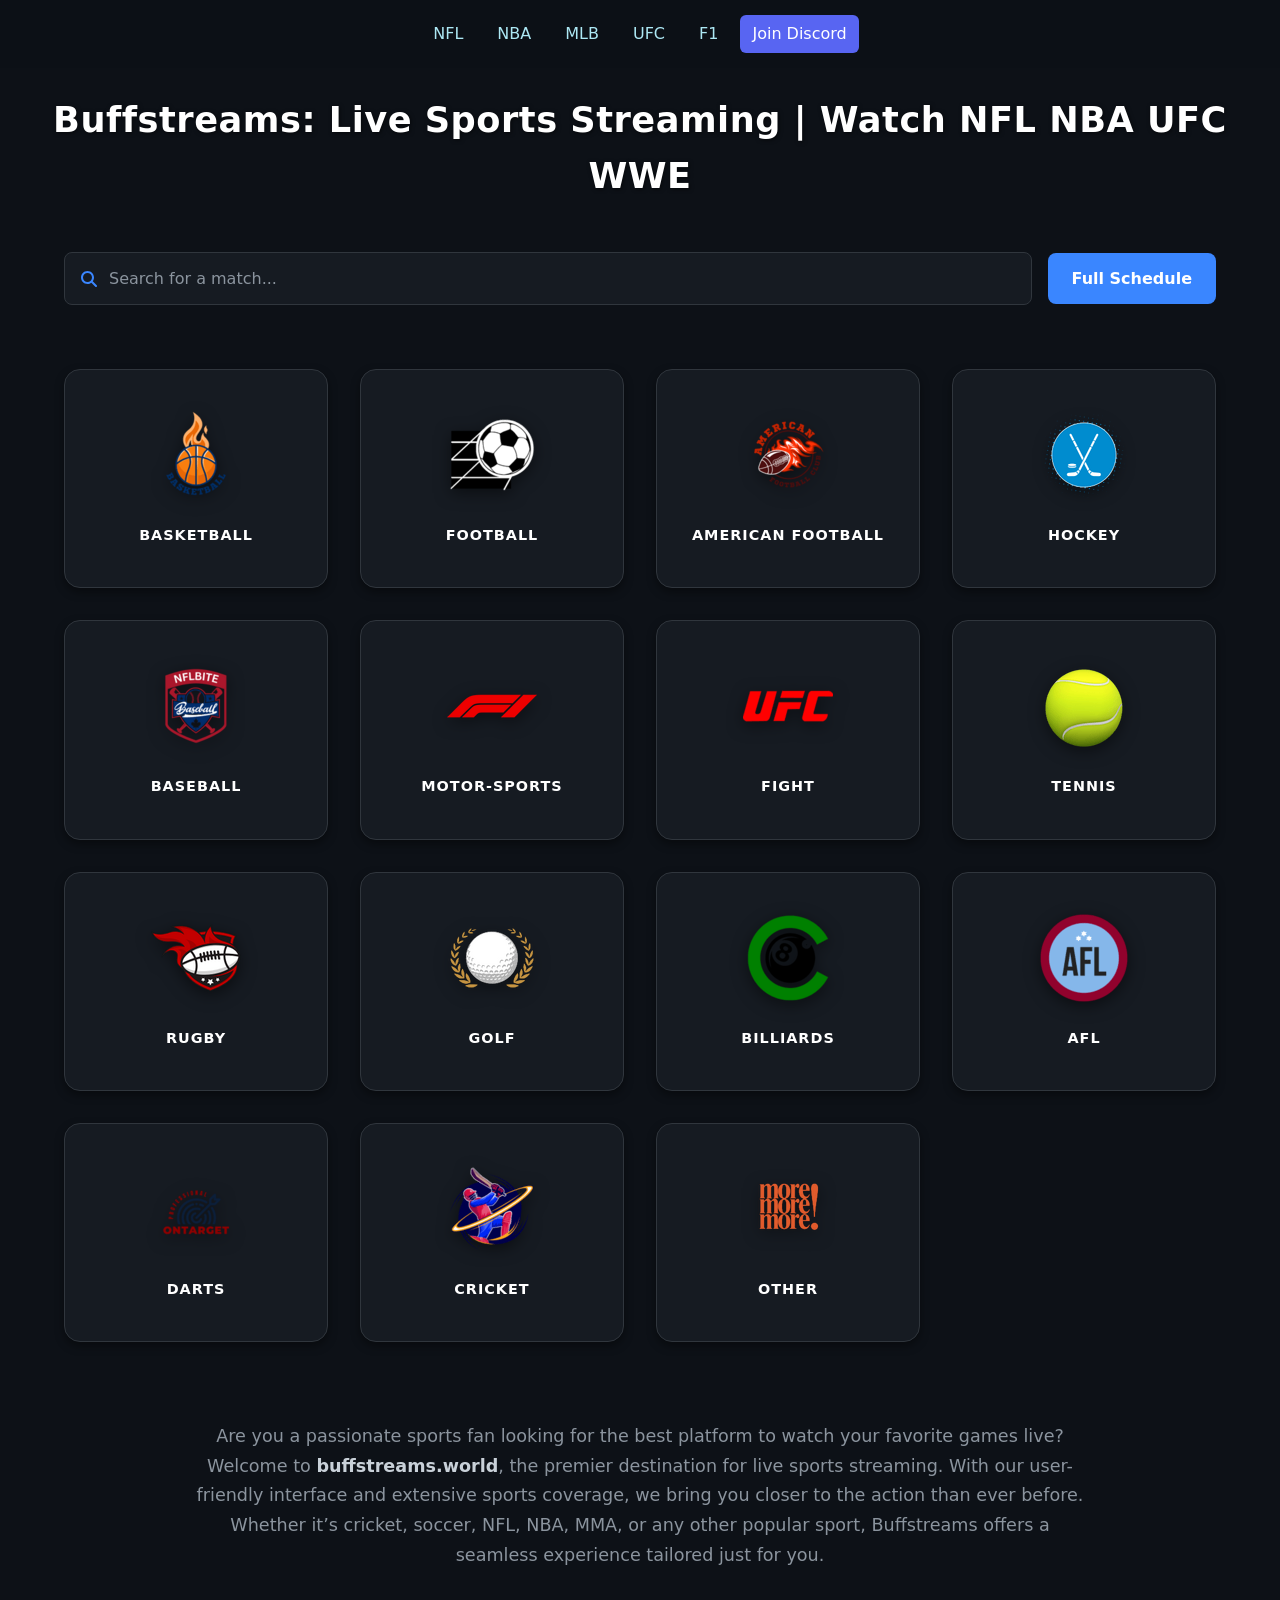
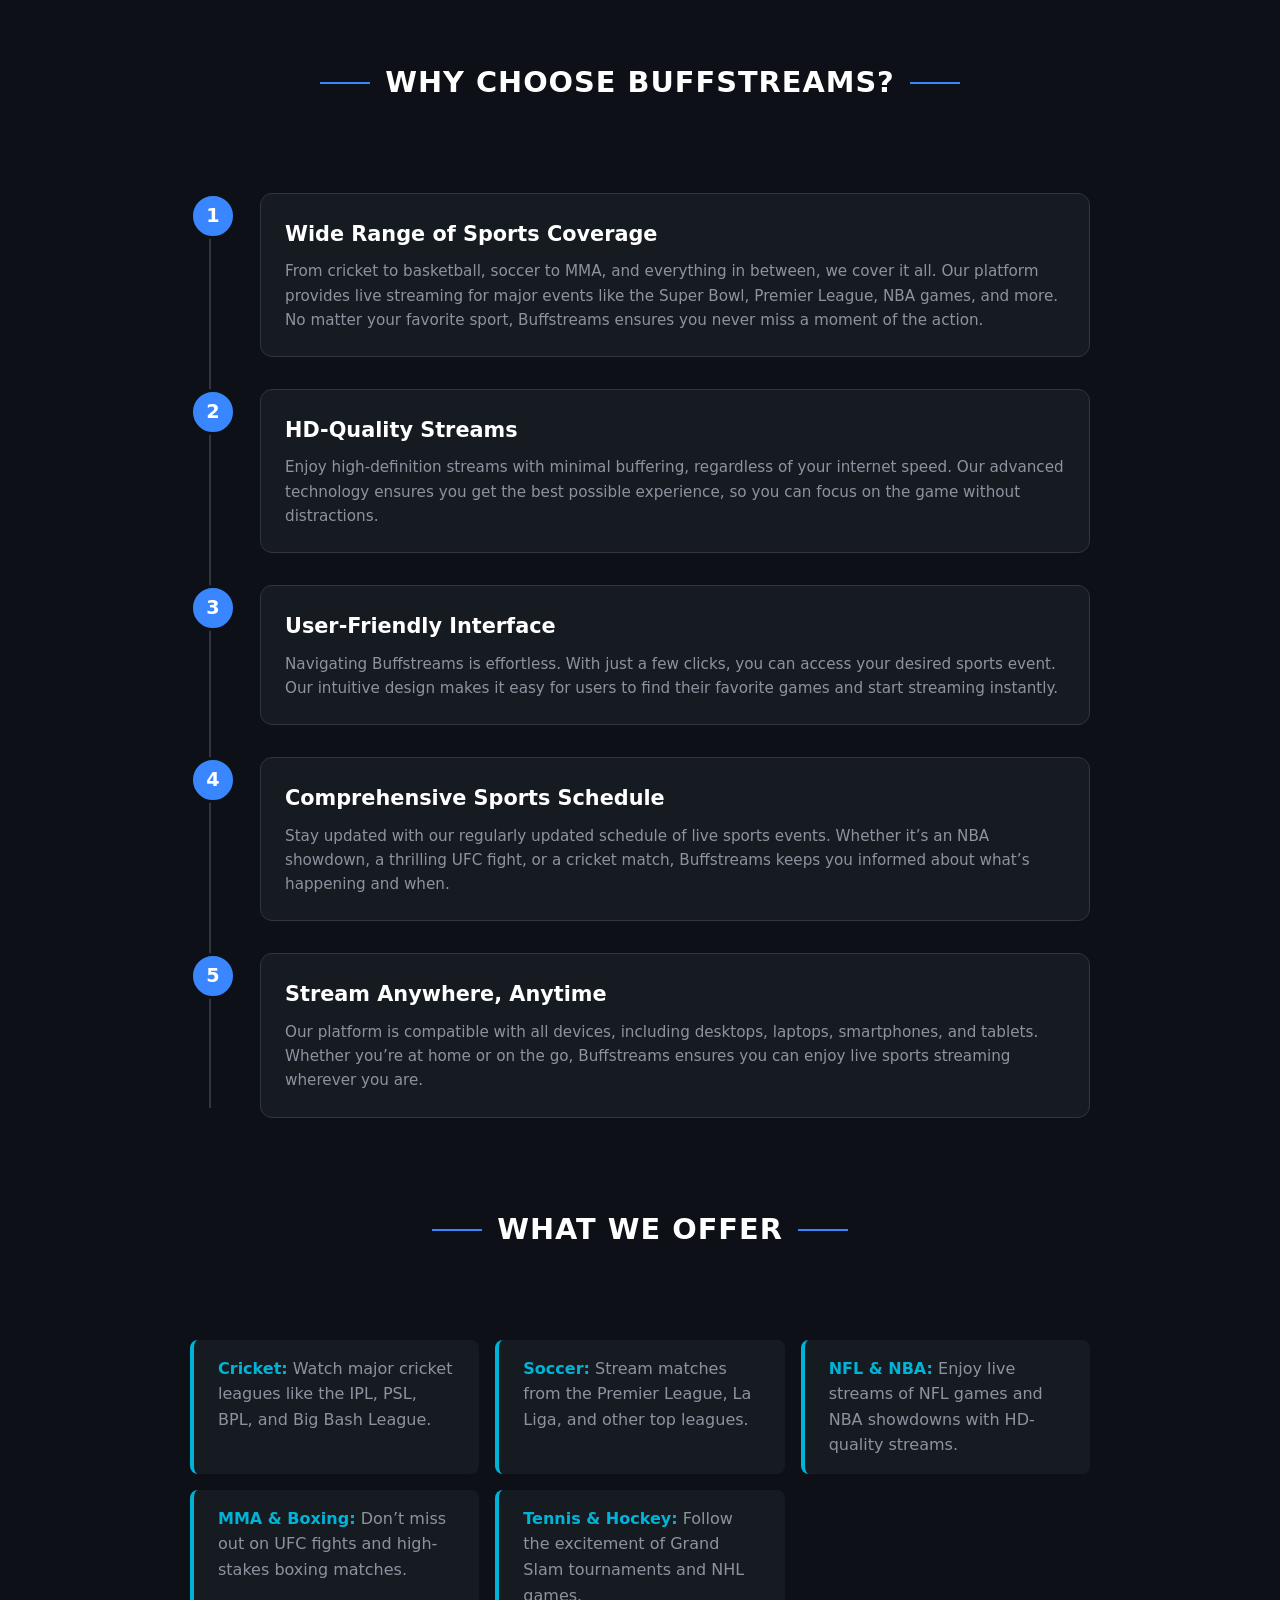
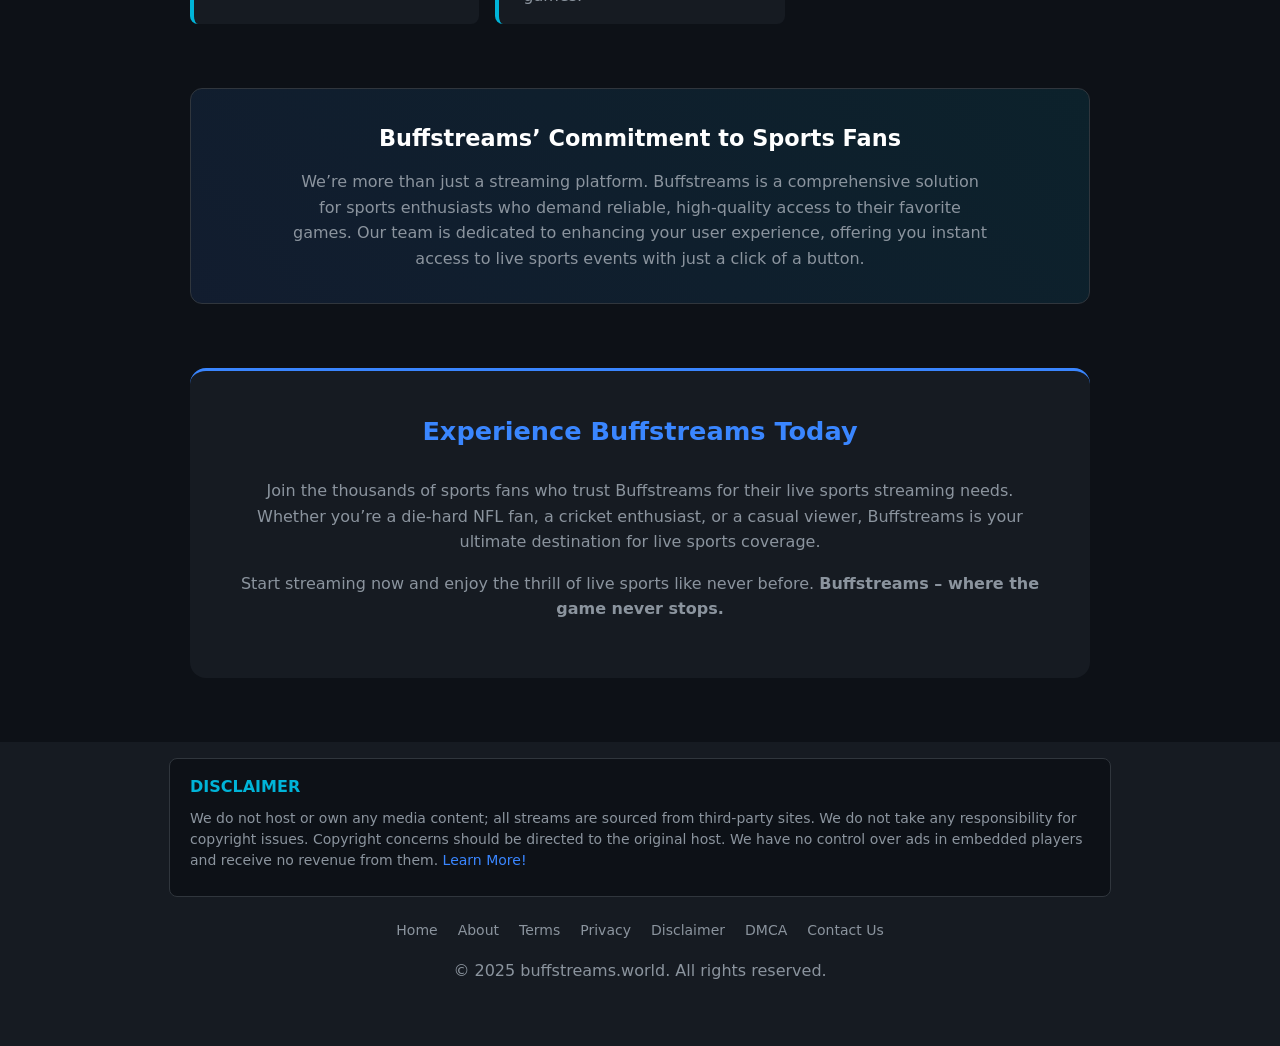
<file: index.html>
<!DOCTYPE html>
<html lang="en">
<head>
  <meta charset="UTF-8">
  <meta name="viewport" content="width=device-width, initial-scale=1.0">
  <title>Buffstreams: Live Sports Streaming | Watch NFL NBA UFC WWE</title>
  <meta name="description" content="Stream live sports in HD quality on buffstreams.world. Enjoy NFL, NBA, Cricket, Soccer, UFC, and more with a user-friendly interface">
  <meta name="keywords" content="live sports streaming, NFL live, NBA live, cricket live, soccer live, UFC live, Buffstreams">
  <meta name="google-site-verification" content="bRb-cHDhQ15KqndO1Y2oWveVdgCtZ1rgzMO9w1j-GoE" />
  <meta content='632852759a02316e' name='yandex-verification'/>
	<!-- ADD THIS: Open Graph Site Name -->
    <meta property="og:site_name" content="Buffstreams V2">

  <!-- Performance Preconnects -->
	<link rel="preconnect" href="https://www.google-analytics.com" crossorigin>
  <link rel="preconnect" href="https://www.googletagmanager.com" crossorigin>
  <link rel="preconnect" href="https://streamed.pk" crossorigin>

  <link rel="canonical" href="https://buffstreams.world/">
  <link rel="icon" href="/favicon.ico" type="image/x-icon">

	<!-- Link to the Web App Manifest -->
    <link rel="manifest" href="/manifest.json">
    
    <!-- Theme color for Chrome on Android -->
    <meta name="theme-color" content="#0078ff">

  <!-- Performance: Critical CSS is inlined for instant rendering -->
  <style>
    :root{--bg-primary:#0d1117;--bg-secondary:#161b22;--text-primary:#c9d1d9;--text-secondary:#8b949e;--accent-primary:#3a86ff;--accent-secondary:#00b4d8;--border-color:#30363d}body{margin:0;font-family:Inter,system-ui,-apple-system,"Segoe UI",Roboto,"Helvetica Neue",Arial;background:var(--bg-primary);color:var(--text-primary);line-height:1.6}body a{color:var(--accent-primary)}header{padding:8px 20px;display:flex;justify-content:center}.main-header{background:rgba(13,17,23,0.8);backdrop-filter:blur(8px);-webkit-backdrop-filter:blur(8px);padding:10px 20px;display:flex;justify-content:center;transition:background-color .3s ease}.nav-menu{list-style:none;display:flex;gap:10px;flex-wrap:nowrap;margin:0;padding:5px 8px;justify-content:center;align-items:center}.nav-menu li.menu-item{flex-shrink:1}.nav-menu li a{color:#ade8f4;text-decoration:none;font-weight:500;padding:6px 12px;border-radius:6px;transition:.3s}main{display:block}.main-content-title{text-align:center;font-size:clamp(1.5rem,5vw,2.2rem);font-weight:700;color:#fff;margin:1.5rem 0 3rem;padding:0 1rem;letter-spacing:.5px;text-shadow:1px 1px 4px rgba(0,0,0,.6)}.nav-discord-btn a{display:flex;align-items:center;gap:.5rem;background-color:#5865F2;color:#fff!important;font-weight:600;padding:6px 14px;border-radius:6px;transition:.3s;white-space:nowrap}.search-and-schedule-container{display:flex;gap:1rem;align-items:center;margin:0 auto 3rem auto;padding:0 1rem;max-width:1400px;width:90%}.search-trigger{flex-grow:1;display:flex;align-items:center;gap:.75rem;background-color:var(--bg-secondary);padding:.8rem 1rem;border-radius:8px;border:1px solid var(--border-color);cursor:pointer;transition:all .3s ease;color:var(--text-secondary)}.search-trigger svg{width:1em;height:1em;color:var(--accent-primary);fill:currentColor}.schedule-button{flex-shrink:0;padding:.8rem 1.5rem;background-color:var(--accent-primary);color:#fff;font-weight:600;text-decoration:none;border-radius:8px;transition:background-color .3s ease;text-align:center}.categories-container{width:90%;max-width:1400px;margin:2rem auto;padding:1rem 0}.categories-grid{display:grid;grid-template-columns:repeat(auto-fit,minmax(220px,1fr));gap:2rem}.category-card{position:relative;overflow:hidden;display:flex;flex-direction:column;align-items:center;justify-content:center;padding:2.5rem 1.5rem;background-color:var(--bg-secondary);border-radius:16px;text-decoration:none;color:#fff;border:1px solid var(--border-color);box-shadow:0 4px 10px rgba(0,0,0,.4)}.category-card img{width:90px;height:90px;object-fit:contain;margin-bottom:1.5rem;z-index:2}.category-card span{font-size:1.25rem;font-weight:600;display:block;color:#fff;text-transform:uppercase;letter-spacing:1px;z-index:2;text-align:center}@media(max-width:768px){.nav-menu{overflow-x:auto;-webkit-overflow-scrolling:touch}.main-content-title{margin:1rem 0 2rem;font-size:1.4rem}.categories-grid{grid-template-columns:repeat(auto-fit,minmax(180px,1fr));gap:1.5rem}.category-card{padding:2rem 1rem}}@media(max-width:600px){.search-and-schedule-container{flex-direction:column;align-items:stretch}}@media(max-width:480px){.categories-grid{grid-template-columns:1fr 1fr;gap:1rem}.category-card img{max-width:70px;height:70px}.category-card span{font-size:1rem}}
  </style>

  <!-- Performance: Load main stylesheet asynchronously -->
  <link rel="preload" href="style.css" as="style" onload="this.onload=null;this.rel='stylesheet'">
  <noscript><link rel="stylesheet" href="style.css"></noscript>
  
  <script src="https://tubemateapk0.github.io/homepagedesign/mobiledetectscript.js" defer></script>
	<!-- ADD THIS: WebSite Structured Data -->
  <script type="application/ld+json">
  {
    "@context": "https://schema.org",
    "@type": "WebSite",
    "name": "Buffstreams V2",
    "url": "https://buffstreams.world/"
  }
  </script>
</head>
<body>

<!-- Header Menus -->
<header class="main-header">
  <ul class="nav-menu">
    <li class="menu-item"><a href="/Schedule/#/American-football">NFL</a></li>
    <li class="menu-item"><a href="/Schedule/#/Basketball">NBA</a></li>
    <li class="menu-item"><a href="/Schedule/#/Baseball">MLB</a></li>
    <li class="menu-item"><a href="/Schedule/#/Fight">UFC</a></li>
    <li class="menu-item"><a href="/Schedule/#/Motor-sports">F1</a></li>
    <li class="nav-discord-btn"><a id="discord-join-link" href="#" target="_blank" rel="noopener noreferrer">Join Discord</a></li>
  </ul>
</header>

<main>
  <h1 class="main-content-title" id="main-title">Buffstreams: Live Sports Streaming | Watch NFL NBA UFC WWE</h1>

  <!-- Search Bar and Schedule Button -->
  <div class="search-and-schedule-container">
    <div class="search-trigger" id="search-trigger">
      <svg xmlns="http://www.w3.org/2000/svg" viewBox="0 0 512 512"><path d="M416 208c0 45.9-14.9 88.3-40 122.7L502.6 457.4c12.5 12.5 12.5 32.8 0 45.3s-32.8 12.5-45.3 0L330.7 376c-34.4 25.2-76.8 40-122.7 40C93.1 416 0 322.9 0 208S93.1 0 208 0S416 93.1 416 208zM208 352a144 144 0 1 0 0-288 144 144 0 1 0 0 288z"/></svg>
      <span>Search for a match...</span>
    </div>
    <a href="/Schedule/?popular=true" class="schedule-button">Full Schedule</a>
  </div>

  <!-- Category Grid -->
  <section class="categories-container">
    <div class="categories-grid">
      <a href="/Schedule/#/basketball" class="category-card"><img src="./Images/Basketball.webp" alt="Basketball Logo" loading="eager" fetchpriority="high" width="90" height="90" decoding="async"><span>Basketball</span></a>
      <a href="/Schedule/#/football" class="category-card"><img src="./Images/Football.webp" alt="Football Logo" loading="eager" fetchpriority="high" width="90" height="90" decoding="async"><span>Football</span></a>
      <a href="/Schedule/#/american-football" class="category-card"><img src="./Images/American-football.webp" alt="American Football Logo" loading="eager" fetchpriority="high" width="90" height="90" decoding="async"><span>American Football</span></a>
      <a href="/Schedule/#/hockey" class="category-card"><img src="./Images/Hockey.webp" alt="Hockey Logo" loading="eager" fetchpriority="high" width="90" height="90" decoding="async"><span>Hockey</span></a>
      <a href="/Schedule/#/baseball" class="category-card"><img src="./Images/Baseball.webp" alt="Baseball Logo" loading="lazy" width="90" height="90"><span>Baseball</span></a>
      <a href="/Schedule/#/motor-sports" class="category-card"><img src="./Images/Motor-sport.webp" alt="Motor-sports Logo" loading="lazy" width="90" height="90"><span>Motor-sports</span></a>
      <a href="/Schedule/#/fight" class="category-card"><img src="./Images/Fight.webp" alt="Fight (UFC, Boxing) Logo" loading="lazy" width="90" height="90"><span>Fight</span></a>
      <a href="/Schedule/#/tennis" class="category-card"><img src="./Images/Tennis.webp" alt="Tennis Logo" loading="lazy" width="90" height="90"><span>Tennis</span></a>
      <a href="/Schedule/#/rugby" class="category-card"><img src="./Images/Rugby.webp" alt="Rugby Logo" loading="lazy" width="90" height="90"><span>Rugby</span></a>
      <a href="/Schedule/#/golf" class="category-card"><img src="./Images/Golf.webp" alt="Golf Logo" loading="lazy" width="90" height="90"><span>Golf</span></a>
      <a href="/Schedule/#/billiards" class="category-card"><img src="./Images/Billiards.webp" alt="Billiards Logo" loading="lazy" width="90" height="90"><span>Billiards</span></a>
      <a href="/Schedule/#/afl" class="category-card"><img src="./Images/AFL.webp" alt="AFL Logo" loading="lazy" width="90" height="90"><span>AFL</span></a>
      <a href="/Schedule/#/darts" class="category-card"><img src="./Images/Darts.webp" alt="Darts Logo" loading="lazy" width="90" height="90"><span>Darts</span></a>
      <a href="/Schedule/#/cricket" class="category-card"><img src="./Images/Cricket.webp" alt="Cricket Logo" loading="lazy" width="90" height="90"><span>Cricket</span></a>
      <a href="/Schedule/#/other" class="category-card"><img src="./Images/Other.webp" alt="Other Logo" loading="lazy" width="90" height="90"><span>Other</span></a>
    </div>
  </section>

  <!-- NEW MODERN ARTICLE SECTION -->
  <article class="article-container">
    <div class="article-intro animate-on-scroll">
      <p>Are you a passionate sports fan looking for the best platform to watch your favorite games live? Welcome to <strong>buffstreams.world</strong>, the premier destination for live sports streaming. With our user-friendly interface and extensive sports coverage, we bring you closer to the action than ever before. Whether it’s cricket, soccer, NFL, NBA, MMA, or any other popular sport, Buffstreams offers a seamless experience tailored just for you.</p>
    </div>

    <div class="section-divider animate-on-scroll">
      <h2>Why Choose Buffstreams?</h2>
    </div>

    <div class="feature-timeline">
      <div class="timeline-item animate-on-scroll">
        <div class="timeline-number">1</div>
        <div class="timeline-content"><h3>Wide Range of Sports Coverage</h3><p>From cricket to basketball, soccer to MMA, and everything in between, we cover it all. Our platform provides live streaming for major events like the Super Bowl, Premier League, NBA games, and more. No matter your favorite sport, Buffstreams ensures you never miss a moment of the action.</p></div>
      </div>
      <div class="timeline-item animate-on-scroll">
        <div class="timeline-number">2</div>
        <div class="timeline-content"><h3>HD-Quality Streams</h3><p>Enjoy high-definition streams with minimal buffering, regardless of your internet speed. Our advanced technology ensures you get the best possible experience, so you can focus on the game without distractions.</p></div>
      </div>
      <div class="timeline-item animate-on-scroll">
        <div class="timeline-number">3</div>
        <div class="timeline-content"><h3>User-Friendly Interface</h3><p>Navigating Buffstreams is effortless. With just a few clicks, you can access your desired sports event. Our intuitive design makes it easy for users to find their favorite games and start streaming instantly.</p></div>
      </div>
      <div class="timeline-item animate-on-scroll">
        <div class="timeline-number">4</div>
        <div class="timeline-content"><h3>Comprehensive Sports Schedule</h3><p>Stay updated with our regularly updated schedule of live sports events. Whether it’s an NBA showdown, a thrilling UFC fight, or a cricket match, Buffstreams keeps you informed about what’s happening and when.</p></div>
      </div>
      <div class="timeline-item animate-on-scroll">
        <div class="timeline-number">5</div>
        <div class="timeline-content"><h3>Stream Anywhere, Anytime</h3><p>Our platform is compatible with all devices, including desktops, laptops, smartphones, and tablets. Whether you’re at home or on the go, Buffstreams ensures you can enjoy live sports streaming wherever you are.</p></div>
      </div>
    </div>
    
    <div class="section-divider animate-on-scroll">
      <h2>What We Offer</h2>
    </div>

    <div class="offer-grid animate-on-scroll">
        <div class="offer-item"><strong>Cricket:</strong> Watch major cricket leagues like the IPL, PSL, BPL, and Big Bash League.</div>
        <div class="offer-item"><strong>Soccer:</strong> Stream matches from the Premier League, La Liga, and other top leagues.</div>
        <div class="offer-item"><strong>NFL & NBA:</strong> Enjoy live streams of NFL games and NBA showdowns with HD-quality streams.</div>
        <div class="offer-item"><strong>MMA & Boxing:</strong> Don’t miss out on UFC fights and high-stakes boxing matches.</div>
        <div class="offer-item"><strong>Tennis & Hockey:</strong> Follow the excitement of Grand Slam tournaments and NHL games.</div>
    </div>
    
    <div class="commitment-card animate-on-scroll">
        <h3>Buffstreams’ Commitment to Sports Fans</h3>
        <p>We’re more than just a streaming platform. Buffstreams is a comprehensive solution for sports enthusiasts who demand reliable, high-quality access to their favorite games. Our team is dedicated to enhancing your user experience, offering you instant access to live sports events with just a click of a button.</p>
    </div>

    <div class="article-conclusion animate-on-scroll">
      <h3>Experience Buffstreams Today</h3>
      <p>Join the thousands of sports fans who trust Buffstreams for their live sports streaming needs. Whether you’re a die-hard NFL fan, a cricket enthusiast, or a casual viewer, Buffstreams is your ultimate destination for live sports coverage.</p>
      <p>Start streaming now and enjoy the thrill of live sports like never before. <strong>Buffstreams – where the game never stops.</strong></p>
    </div>
  </article>
</main>

<!-- Footer -->
<footer>
  <div class="disclaimer-box">
    <h3>Disclaimer</h3>
    <p>We do not host or own any media content; all streams are sourced from third-party sites. We do not take any responsibility for copyright issues. Copyright concerns should be directed to the original host. We have no control over ads in embedded players and receive no revenue from them. <a href="/Disclaimer/">Learn More!</a></p>
  </div>
  <ul class="footer-menu">
    <li><a href="/">Home</a></li>
    <li><a href="/About/">About</a></li>
    <li><a href="/Terms/">Terms</a></li>
    <li><a href="/Privacy/">Privacy</a></li>
	  <li><a href="/Disclaimer/">Disclaimer</a></li>
	  <li><a href="/DMCA/">DMCA</a></li>
	  <li><a href="/Contact/">Contact Us</a></li>
  </ul>
  <p>© 2025 buffstreams.world. All rights reserved.</p>
</footer>

<!-- [NEW] Sticky Ad Placeholder -->
  <div id="sticky-ad-placeholder">
    <div id="sticky-footer-ad">
      <div class="ad-content"><span class="emoji">📲</span><span class="cta-text">Get App!</span><a href="https://tinyurl.com/BuffstreamsApp" class="download-btn" rel="nofollow" target="_blank">⬇ Download</a></div>
      <span id="close-ad">&#10060;</span>
    </div>
  </div>

<!-- Search Overlay -->
<div class="search-overlay" id="search-overlay">
  <div class="search-overlay-content">
    <button class="close-search-btn" id="close-search-btn" aria-label="Close Search">
      <svg xmlns="http://www.w3.org/2000/svg" viewBox="0 0 384 512" style="width: 0.75em; height: 1em;"><path fill="currentColor" d="M342.6 150.6c12.5-12.5 12.5-32.8 0-45.3s-32.8-12.5-45.3 0L192 210.7 86.6 105.4c-12.5-12.5-32.8-12.5-45.3 0s-12.5 32.8 0 45.3L146.7 256 41.4 361.4c-12.5 12.5-12.5 32.8 0 45.3s32.8 12.5 45.3 0L192 301.3 297.4 406.6c12.5 12.5 32.8 12.5 45.3 0s12.5-32.8 0-45.3L237.3 256 342.6 150.6z"/></svg>
    </button>
    <div class="search-input-container">
      <input type="text" id="search-input" placeholder="Start typing to find any match..." autocomplete="off">
    </div>
    <div class="search-results-container" id="search-results-container">
      <div class="search-placeholder">
        <p>Find live matches by team, sport, or title.</p>
      </div>
    </div>
  </div>
</div>

<script src="script.js" defer></script>
<!-- Note: The mobiledetectscript.js is loaded dynamically via the main script.js -->

	<script src="bookmark-prompt.js" defer></script>

	<!-- ... your page content ... -->

    <script defer>
      // Register the service worker
      if ('serviceWorker' in navigator) {
        window.addEventListener('load', () => {
          navigator.serviceWorker.register('/sw.js').then(registration => {
            console.log('ServiceWorker registration successful with scope: ', registration.scope);
          }, err => {
            console.log('ServiceWorker registration failed: ', err);
          });
        });
      }
    </script>

	<!-- [ADD THIS] New, faster delayed Google Analytics loader -->
  <script>
    const GTAG_ID = 'G-XTE70X7LT6';
    let gtagLoaded = false;
    function loadGtag() {
      if (gtagLoaded) return;
      gtagLoaded = true;
      window.dataLayer = window.dataLayer || [];
      function gtag(){ dataLayer.push(arguments); }
      gtag('js', new Date());
      gtag('config', GTAG_ID);
      const script = document.createElement('script');
      script.src = `https://www.googletagmanager.com/gtag/js?id=${GTAG_ID}`;
      script.async = true;
      document.head.appendChild(script);
      ['scroll', 'mousemove', 'touchstart'].forEach(type => {
        window.removeEventListener(type, loadGtag);
      });
    }
    window.addEventListener('scroll', loadGtag, { once: true });
    window.addEventListener('mousemove', loadGtag, { once: true });
    window.addEventListener('touchstart', loadGtag, { once: true });
    setTimeout(loadGtag, 4000);
  </script>

</body>

</html>
</file>
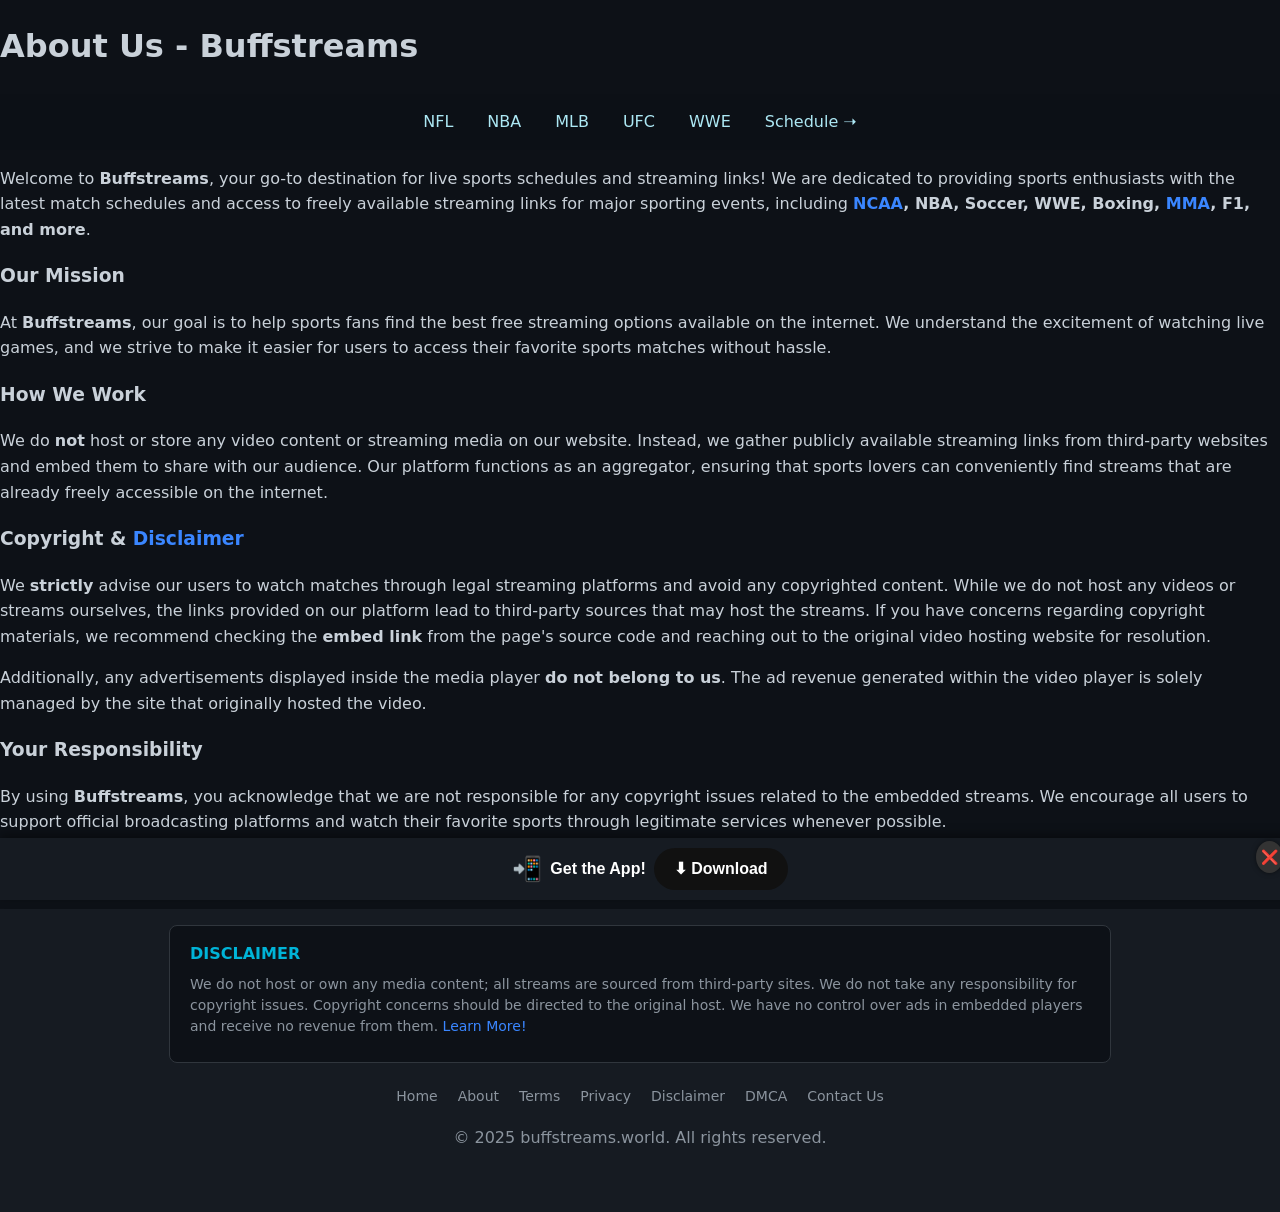
<file: About/index.html>
<!DOCTYPE html>
<html lang="en">
<head>
  <meta charset="UTF-8">
  <meta name="viewport" content="width=device-width, initial-scale=1.0">
  <title>About Us - Buffstreams</title>
  
  <link rel="icon" href="/favicon.ico" type="image/x-icon">
  <link rel="stylesheet" href="/style.css">
  
  
</head>
<body>

  <!-- Site Title Section -->
  <div class="site-title-section">
    <h1>About Us - Buffstreams</h1>
  </div>

  <!-- Header Menus -->
  <header class="main-header">
    <ul class="nav-menu">
    
      
      
      <li class="menu-item"><a href="/NFL/">NFL</a></li>
      <li class="menu-item"><a href="/NBA/">NBA</a></li>
		<li class="menu-item"><a href="/MLB/">MLB</a></li>
      <li class="menu-item"><a href="/UFC/">UFC</a></li>
      <li class="menu-item"><a href="/WWE/">WWE</a></li>
		
      
      <li class="more-btn"><a href="/Fullschedule/">Schedule ➝</a></li>
    </ul>
  </header>
  
  
  
  
    <!-- Body -->
	
	


<div class="contentsection">	
<p></p>
<p>Welcome to <strong>Buffstreams</strong>, your go-to destination for live sports schedules and streaming links! We are dedicated to providing sports enthusiasts with the latest match schedules and access to freely available streaming links for major sporting events, including <strong><a href="/NCAA/">NCAA</a>, NBA, Soccer, WWE, Boxing, <a href="/UFC/">MMA</a>, F1, and more</strong>.</p><h3><strong>Our Mission</strong></h3><p>At <strong>Buffstreams</strong>, our goal is to help sports fans find the best free streaming options available on the internet. We understand the excitement of watching live games, and we strive to make it easier for users to access their favorite sports matches without hassle.</p><h3><strong>How We Work</strong></h3><p>We do <strong>not</strong> host or store any video content or streaming media on our website. Instead, we gather publicly available streaming links from third-party websites and embed them to share with our audience. Our platform functions as an aggregator, ensuring that sports lovers can conveniently find streams that are already freely accessible on the internet.</p><h3><strong>Copyright &amp; <a href="/disclaimer/">Disclaimer</a></strong></h3><p>We <strong>strictly</strong> advise our users to watch matches through legal streaming platforms and avoid any copyrighted content. While we do not host any videos or streams ourselves, the links provided on our platform lead to third-party sources that may host the streams. If you have concerns regarding copyright materials, we recommend checking the <strong>embed link</strong> from the page's source code and reaching out to the original video hosting website for resolution.</p><p>Additionally, any advertisements displayed inside the media player <strong>do not belong to us</strong>. The ad revenue generated within the video player is solely managed by the site that originally hosted the video.</p><h3><strong>Your Responsibility</strong></h3><p>By using <strong>Buffstreams</strong>, you acknowledge that we are not responsible for any copyright issues related to the embedded streams. We encourage all users to support official broadcasting platforms and watch their favorite sports through legitimate services whenever possible.</p><p>For any inquiries, feel free to contact us. Enjoy the game, and stay updated with <strong><a href="/">Buffstreams</a></strong>!&nbsp;</p>
	
</div>	
	
	
	
	
	
	
	
  
    <!-- Body -->
  
  
  
  
  
  
  
  
  

<!-- Footer -->
<footer>
  <!-- Disclaimer Section -->
  <div class="disclaimer-box">
    <h3>Disclaimer</h3>
    <p>
      We do not host or own any media content; all streams are sourced from 
      third-party sites. We do not take any responsibility for copyright issues. 
      Copyright concerns should be directed to the original host. We have no 
      control over ads in embedded players and receive no revenue from them. 
      <a href="/Disclaimer/">Learn More!</a>
    </p>
  </div>

  <ul class="footer-menu">
    <li><a href="/">Home</a></li>
    <li><a href="/About/">About</a></li>
    <li><a href="/Terms">Terms</a></li>
    <li><a href="/Privacy/">Privacy</a></li>
	<li><a href="/Disclaimer/">Disclaimer</a></li>
	<li><a href="/DMCA/">DMCA</a></li>
	<li><a href="/Contact/">Contact Us</a></li>
  </ul>
  <p>© 2025 buffstreams.world. All rights reserved.</p>

<script src="/script.js"></script>
	  
  </footer>


<div id="sticky-footer-ad">
  <div class="ad-content">
    
    <span class="emoji">📲</span>
    <span class="cta-text">Get the App!</span>
    <a href="https://tinyurl.com/BuffstreamsApp" class="download-btn" rel="nofollow" target="_blank">⬇ Download</a>
    
  </div>
  <span id="close-ad">&#10060;</span>
</div>

<script src="/mobiledetectscript.js"></script>

	

</body>
</html>
</file>
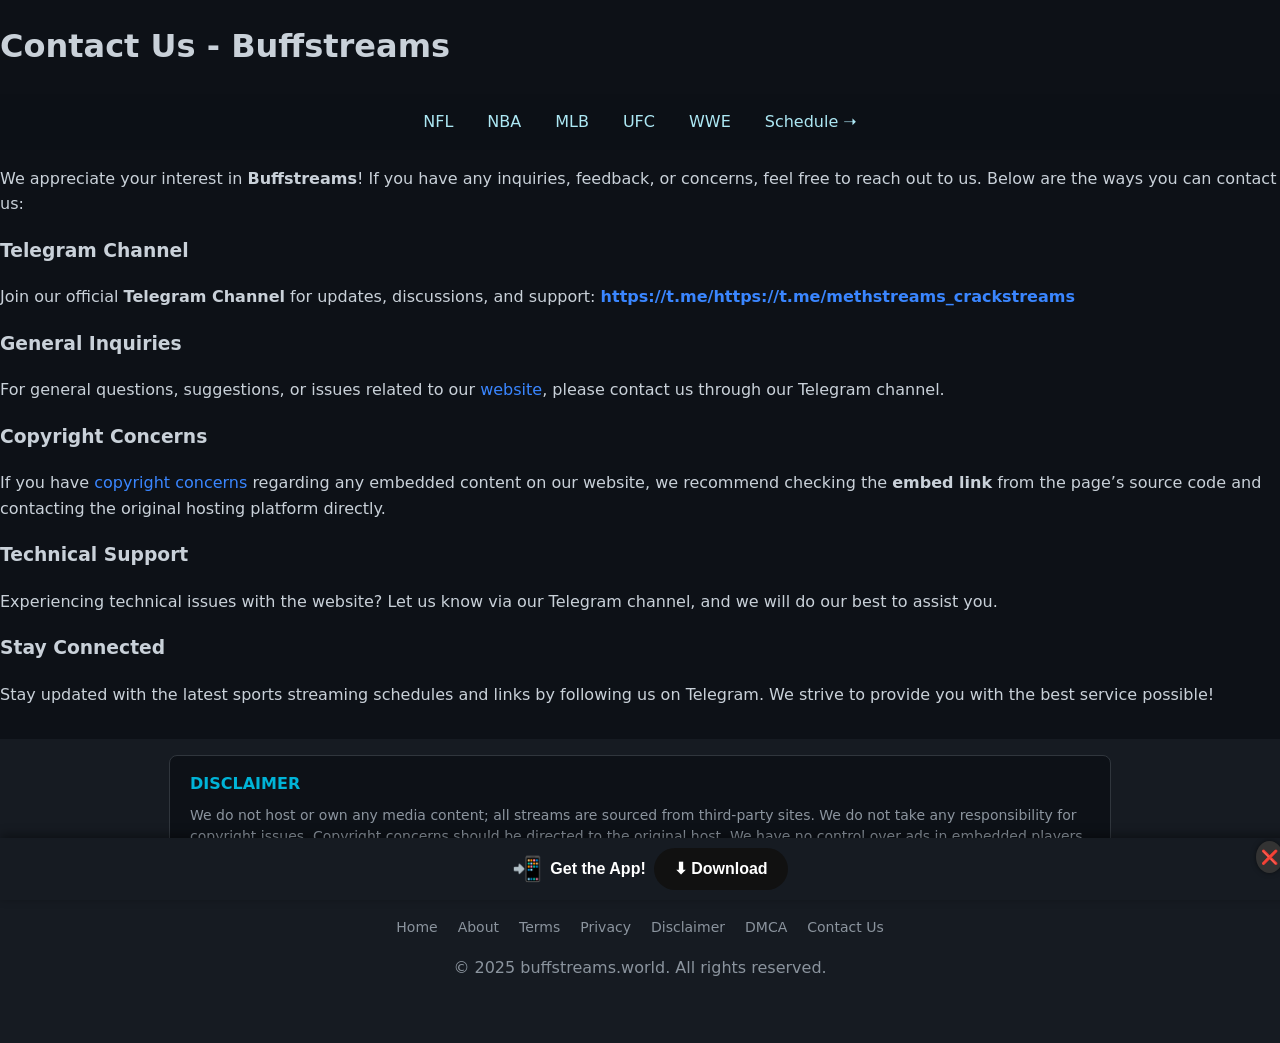
<file: Contact/index.html>
<!DOCTYPE html>
<html lang="en">
<head>
  <meta charset="UTF-8">
  <meta name="viewport" content="width=device-width, initial-scale=1.0">
  <title>Contact Us - Buffstreams</title>
  
  <link rel="icon" href="/favicon.ico" type="image/x-icon">
  <link rel="stylesheet" href="/style.css">
  
  
</head>
<body>

  <!-- Site Title Section -->
  <div class="site-title-section">
    <h1>Contact Us - Buffstreams</h1>
  </div>

  <!-- Header Menus -->
  <header class="main-header">
    <ul class="nav-menu">
    
      
      
      <li class="menu-item"><a href="/NFL/">NFL</a></li>
      <li class="menu-item"><a href="/NBA/">NBA</a></li>
		<li class="menu-item"><a href="/MLB/">MLB</a></li>
      <li class="menu-item"><a href="/UFC/">UFC</a></li>
      <li class="menu-item"><a href="/WWE/">WWE</a></li>
		
      
      <li class="more-btn"><a href="/Fullschedule/">Schedule ➝</a></li>
    </ul>
  </header>
  
  
  
  
    <!-- Body -->
	
	


<div class="contentsection">	
<p></p>






<p>We appreciate your interest in <strong>Buffstreams</strong>! If you have any inquiries, feedback, or concerns, feel free to reach out to us. Below are the ways you can contact us:</p><h3><strong>Telegram Channel</strong></h3><p>Join our official <strong>Telegram Channel</strong> for updates, discussions, and support:
<b><a href="https://t.me/methstreams_crackstreams">https://t.me/https://t.me/methstreams_crackstreams</a></b></p><h3><strong>General Inquiries</strong></h3><p>For general questions, suggestions, or issues related to our <a href="/About/">website</a>, please contact us through our Telegram channel.</p><h3><strong>Copyright Concerns</strong></h3><p>If you have <a href="/Disclaimer/">copyright concerns</a> regarding any embedded content on our website, we recommend checking the <strong>embed link</strong> from the page’s source code and contacting the original hosting platform directly.</p><h3><strong>Technical Support</strong></h3><p>Experiencing technical issues with the website? Let us know via our Telegram channel, and we will do our best to assist you.</p><h3><strong>Stay Connected</strong></h3><p>Stay updated with the latest sports streaming schedules and links by following us on Telegram. We strive to provide you with the best service possible!&nbsp;</p>
	








</div>	
	
	
	
	
	
	
	
  
    <!-- Body -->
  
  
  
  
  
  
  
  
  

<!-- Footer -->
<footer>
  <!-- Disclaimer Section -->
  <div class="disclaimer-box">
    <h3>Disclaimer</h3>
    <p>
      We do not host or own any media content; all streams are sourced from 
      third-party sites. We do not take any responsibility for copyright issues. 
      Copyright concerns should be directed to the original host. We have no 
      control over ads in embedded players and receive no revenue from them. 
      <a href="/Disclaimer/">Learn More!</a>
    </p>
  </div>

  <ul class="footer-menu">
    <li><a href="/">Home</a></li>
    <li><a href="/About/">About</a></li>
    <li><a href="/Terms">Terms</a></li>
    <li><a href="/Privacy/">Privacy</a></li>
	<li><a href="/Disclaimer/">Disclaimer</a></li>
	<li><a href="/DMCA/">DMCA</a></li>
	<li><a href="/Contact/">Contact Us</a></li>
  </ul>
  <p>© 2025 buffstreams.world. All rights reserved.</p>

<script src="/script.js"></script>
	  
  </footer>


<div id="sticky-footer-ad">
  <div class="ad-content">
    
    <span class="emoji">📲</span>
    <span class="cta-text">Get the App!</span>
    <a href="https://tinyurl.com/BuffstreamsApp" class="download-btn" rel="nofollow" target="_blank">⬇ Download</a>
    
  </div>
  <span id="close-ad">&#10060;</span>
</div>

<script src="/mobiledetectscript.js"></script>

	

</body>
</html>
</file>
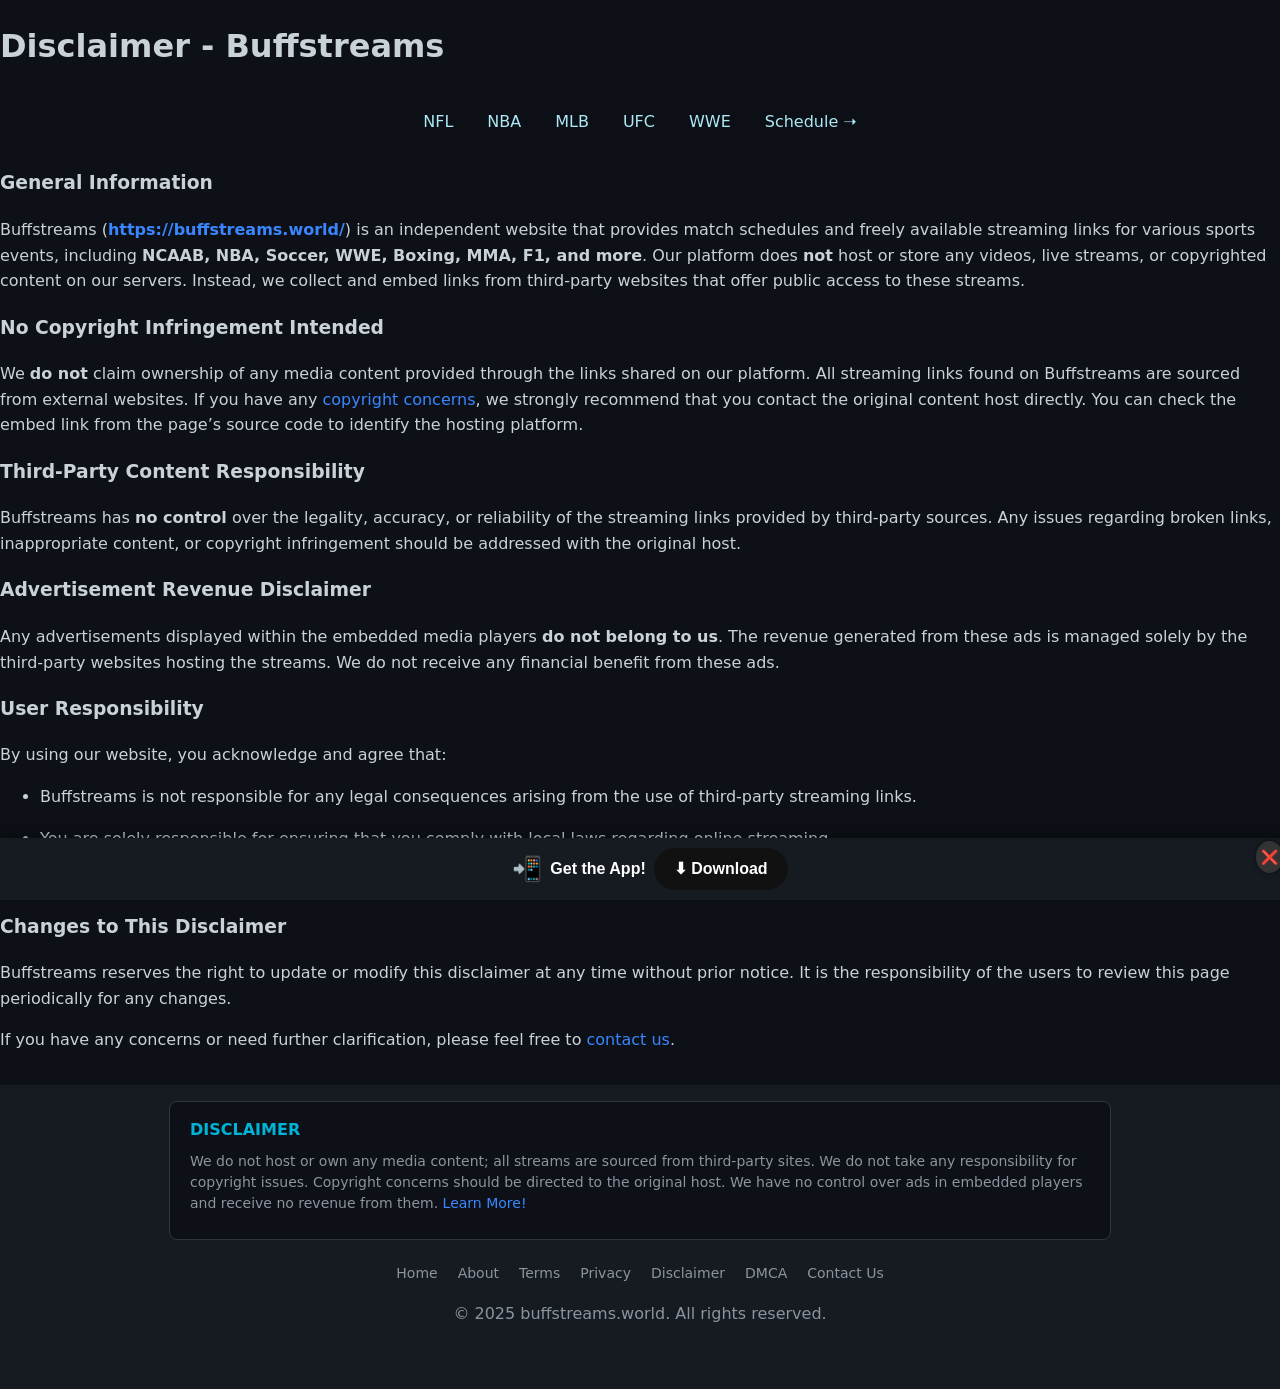
<file: Disclaimer/index.html>
<!DOCTYPE html>
<html lang="en">
<head>
  <meta charset="UTF-8">
  <meta name="viewport" content="width=device-width, initial-scale=1.0">
  <title>Disclaimer - Buffstreams</title>
  
  <link rel="icon" href="/favicon.ico" type="image/x-icon">
  <link rel="stylesheet" href="/style.css">
  
  
</head>
<body>

  <!-- Site Title Section -->
  <div class="site-title-section">
    <h1>Disclaimer - Buffstreams</h1>
  </div>

  <!-- Header Menus -->
  <header class="main-header">
    <ul class="nav-menu">
    
      
      
      <li class="menu-item"><a href="/NFL/">NFL</a></li>
      <li class="menu-item"><a href="/NBA/">NBA</a></li>
		<li class="menu-item"><a href="/MLB/">MLB</a></li>
      <li class="menu-item"><a href="/UFC/">UFC</a></li>
      <li class="menu-item"><a href="/WWE/">WWE</a></li>
		
      
      <li class="more-btn"><a href="/Fullschedule/">Schedule ➝</a></li>
    </ul>
  </header>
  
  
  
  
    <!-- Body -->
	
	


<div class="contentsection">	
<p></p>
<h3><strong>General Information</strong></h3><p>Buffstreams (<strong><a href="/">https://buffstreams.world/</a></strong>) is an independent website that provides match schedules and freely available streaming links for various sports events, including <strong>NCAAB, NBA, Soccer, WWE, Boxing, MMA, F1, and more</strong>. Our platform does <strong>not</strong> host or store any videos, live streams, or copyrighted content on our servers. Instead, we collect and embed links from third-party websites that offer public access to these streams.</p><h3><strong>No Copyright Infringement Intended</strong></h3><p>We <strong>do not</strong> claim ownership of any media content provided through the links shared on our platform. All streaming links found on Buffstreams are sourced from external websites. If you have any <a href="/DMCA/">copyright concerns</a>, we strongly recommend that you contact the original content host directly. You can check the embed link from the page’s source code to identify the hosting platform.</p><h3><strong>Third-Party Content Responsibility</strong></h3><p>Buffstreams has <strong>no control</strong> over the legality, accuracy, or reliability of the streaming links provided by third-party sources. Any issues regarding broken links, inappropriate content, or copyright infringement should be addressed with the original host.</p><h3><strong>Advertisement Revenue Disclaimer</strong></h3><p>Any advertisements displayed within the embedded media players <strong>do not belong to us</strong>. The revenue generated from these ads is managed solely by the third-party websites hosting the streams. We do not receive any financial benefit from these ads.</p><h3><strong>User Responsibility</strong></h3><p>By using our website, you acknowledge and agree that:</p><ul data-spread="false"><li><p>Buffstreams is not responsible for any legal consequences arising from the use of third-party streaming links.</p></li><li><p>You are solely responsible for ensuring that you comply with local laws regarding online streaming.</p></li><li><p>We encourage our users to support official and legal streaming platforms to watch their favorite sports events.</p></li></ul><h3><strong>Changes to This Disclaimer</strong></h3><p>Buffstreams reserves the right to update or modify this disclaimer at any time without prior notice. It is the responsibility of the users to review this page periodically for any changes.</p><p>If you have any concerns or need further clarification, please feel free to <a href="/Contact/">contact us</a>.&nbsp;</p>
	
</div>	
	
	
	
	
	
	
	
  
    <!-- Body -->
  
  
  
  
  
  
  
  
  

<!-- Footer -->
<footer>
  <!-- Disclaimer Section -->
  <div class="disclaimer-box">
    <h3>Disclaimer</h3>
    <p>
      We do not host or own any media content; all streams are sourced from 
      third-party sites. We do not take any responsibility for copyright issues. 
      Copyright concerns should be directed to the original host. We have no 
      control over ads in embedded players and receive no revenue from them. 
      <a href="/Disclaimer/">Learn More!</a>
    </p>
  </div>

  <ul class="footer-menu">
    <li><a href="/">Home</a></li>
    <li><a href="/About/">About</a></li>
    <li><a href="/Terms">Terms</a></li>
    <li><a href="/Privacy/">Privacy</a></li>
	<li><a href="/Disclaimer/">Disclaimer</a></li>
	<li><a href="/DMCA/">DMCA</a></li>
	<li><a href="/Contact/">Contact Us</a></li>
  </ul>
  <p>© 2025 buffstreams.world. All rights reserved.</p>

<script src="/script.js"></script>
	  
  </footer>


<div id="sticky-footer-ad">
  <div class="ad-content">
    
    <span class="emoji">📲</span>
    <span class="cta-text">Get the App!</span>
    <a href="https://tinyurl.com/BuffstreamsApp" class="download-btn" rel="nofollow" target="_blank">⬇ Download</a>
    
  </div>
  <span id="close-ad">&#10060;</span>
</div>

<script src="/mobiledetectscript.js"></script>

	

</body>
</html>
</file>
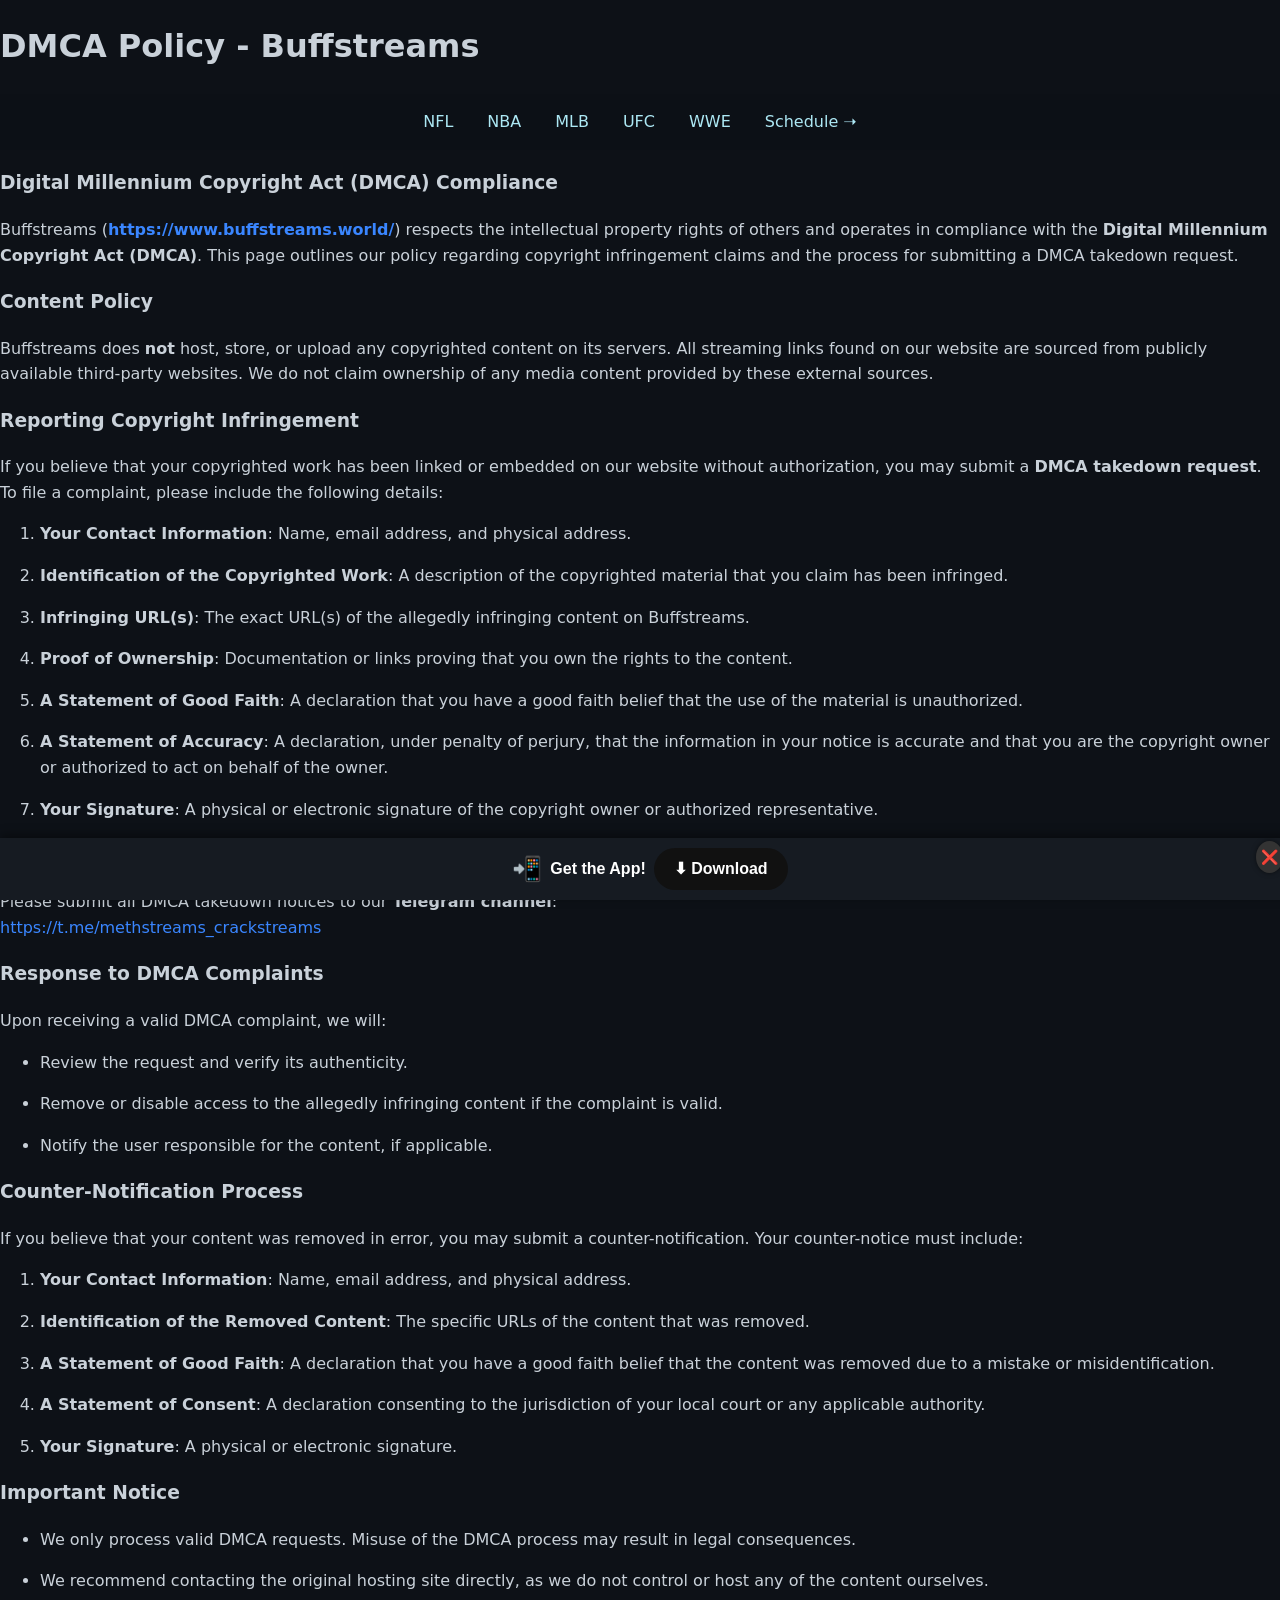
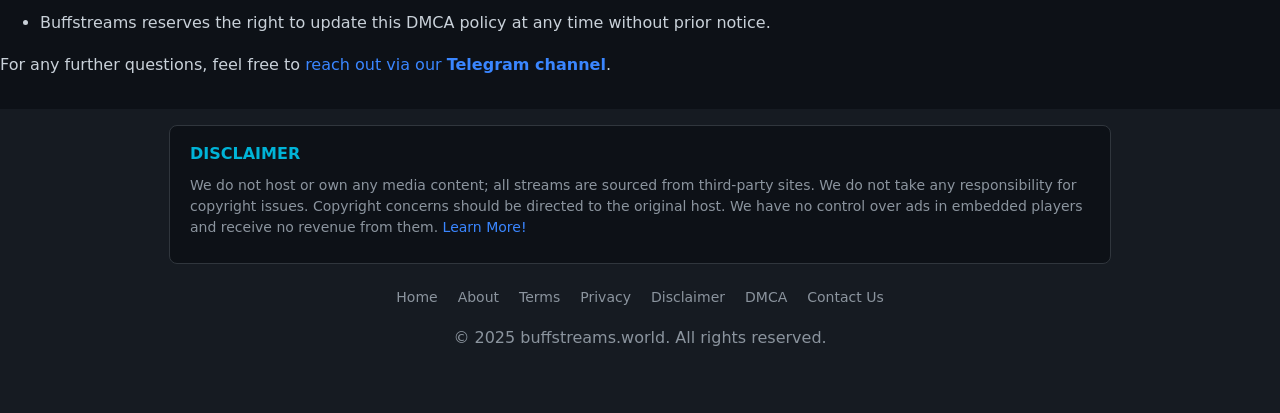
<file: DMCA/index.html>
<!DOCTYPE html>
<html lang="en">
<head>
  <meta charset="UTF-8">
  <meta name="viewport" content="width=device-width, initial-scale=1.0">
  <title>DMCA Policy - Buffstreams</title>
  
  <link rel="icon" href="/favicon.ico" type="image/x-icon">
  <link rel="stylesheet" href="/style.css">
  
  
</head>
<body>

  <!-- Site Title Section -->
  <div class="site-title-section">
    <h1>DMCA Policy - Buffstreams</h1>
  </div>

  <!-- Header Menus -->
  <header class="main-header">
    <ul class="nav-menu">
    
      
      
      <li class="menu-item"><a href="/NFL/">NFL</a></li>
      <li class="menu-item"><a href="/NBA/">NBA</a></li>
		<li class="menu-item"><a href="/MLB/">MLB</a></li>
      <li class="menu-item"><a href="/UFC/">UFC</a></li>
      <li class="menu-item"><a href="/WWE/">WWE</a></li>
		
      
      <li class="more-btn"><a href="/Fullschedule/">Schedule ➝</a></li>
    </ul>
  </header>
  
  
  
  
    <!-- Body -->
	
	


<div class="contentsection">	
<p></p>
<h3><strong>Digital Millennium Copyright Act (DMCA) Compliance</strong></h3><p>Buffstreams (<strong><a href="/">https://www.buffstreams.world/</a></strong>) respects the intellectual property rights of others and operates in compliance with the <strong>Digital Millennium Copyright Act (DMCA)</strong>. This page outlines our policy regarding copyright infringement claims and the process for submitting a DMCA takedown request.</p><h3><strong>Content Policy</strong></h3><p>Buffstreams does <strong>not</strong> host, store, or upload any copyrighted content on its servers. All streaming links found on our website are sourced from publicly available third-party websites. We do not claim ownership of any media content provided by these external sources.</p><h3><strong>Reporting Copyright Infringement</strong></h3><p>If you believe that your copyrighted work has been linked or embedded on our website without authorization, you may submit a <strong>DMCA takedown request</strong>. To file a complaint, please include the following details:</p><ol data-spread="false" start="1"><li><p><strong>Your Contact Information</strong>: Name, email address, and physical address.</p></li><li><p><strong>Identification of the Copyrighted Work</strong>: A description of the copyrighted material that you claim has been infringed.</p></li><li><p><strong>Infringing URL(s)</strong>: The exact URL(s) of the allegedly infringing content on Buffstreams.</p></li><li><p><strong>Proof of Ownership</strong>: Documentation or links proving that you own the rights to the content.</p></li><li><p><strong>A Statement of Good Faith</strong>: A declaration that you have a good faith belief that the use of the material is unauthorized.</p></li><li><p><strong>A Statement of Accuracy</strong>: A declaration, under penalty of perjury, that the information in your notice is accurate and that you are the copyright owner or authorized to act on behalf of the owner.</p></li><li><p><strong>Your Signature</strong>: A physical or electronic signature of the copyright owner or authorized representative.</p></li></ol><h3><strong>Where to Send DMCA Notices</strong></h3><p>Please submit all DMCA takedown notices to our <strong>Telegram channel</strong>:<br /><a disabled="false" href="https://t.me/methstreams_crackstreams">https://t.me/methstreams_crackstreams</a></p><h3><strong>Response to DMCA Complaints</strong></h3><p>Upon receiving a valid DMCA complaint, we will:</p><ul data-spread="false"><li><p>Review the request and verify its authenticity.</p></li><li><p>Remove or disable access to the allegedly infringing content if the complaint is valid.</p></li><li><p>Notify the user responsible for the content, if applicable.</p></li></ul><h3><strong>Counter-Notification Process</strong></h3><p>If you believe that your content was removed in error, you may submit a counter-notification. Your counter-notice must include:</p><ol data-spread="false" start="1"><li><p><strong>Your Contact Information</strong>: Name, email address, and physical address.</p></li><li><p><strong>Identification of the Removed Content</strong>: The specific URLs of the content that was removed.</p></li><li><p><strong>A Statement of Good Faith</strong>: A declaration that you have a good faith belief that the content was removed due to a mistake or misidentification.</p></li><li><p><strong>A Statement of Consent</strong>: A declaration consenting to the jurisdiction of your local court or any applicable authority.</p></li><li><p><strong>Your Signature</strong>: A physical or electronic signature.</p></li></ol><h3><strong>Important Notice</strong></h3><ul data-spread="false"><li><p>We only process valid DMCA requests. Misuse of the DMCA process may result in legal consequences.</p></li><li><p>We recommend contacting the original hosting site directly, as we do not control or host any of the content ourselves.</p></li><li><p>Buffstreams reserves the right to update this DMCA policy at any time without prior notice.</p></li></ul><p>For any further questions, feel free to <a href="/Contact/">reach out via our <strong>Telegram channel</strong></a>.&nbsp;</p>
	
</div>	
	
	
	
	
	
	
	
  
    <!-- Body -->
  
  
  
  
  
  
  
  
  

<!-- Footer -->
<footer>
  <!-- Disclaimer Section -->
  <div class="disclaimer-box">
    <h3>Disclaimer</h3>
    <p>
      We do not host or own any media content; all streams are sourced from 
      third-party sites. We do not take any responsibility for copyright issues. 
      Copyright concerns should be directed to the original host. We have no 
      control over ads in embedded players and receive no revenue from them. 
      <a href="/Disclaimer/">Learn More!</a>
    </p>
  </div>

  <ul class="footer-menu">
    <li><a href="/">Home</a></li>
    <li><a href="/About/">About</a></li>
    <li><a href="/Terms">Terms</a></li>
    <li><a href="/Privacy/">Privacy</a></li>
	<li><a href="/Disclaimer/">Disclaimer</a></li>
	<li><a href="/DMCA/">DMCA</a></li>
	<li><a href="/Contact/">Contact Us</a></li>
  </ul>
  <p>© 2025 buffstreams.world. All rights reserved.</p>

<script src="/script.js"></script>
	  
  </footer>


<div id="sticky-footer-ad">
  <div class="ad-content">
    
    <span class="emoji">📲</span>
    <span class="cta-text">Get the App!</span>
    <a href="https://tinyurl.com/BuffstreamsApp" class="download-btn" rel="nofollow" target="_blank">⬇ Download</a>
    
  </div>
  <span id="close-ad">&#10060;</span>
</div>

<script src="/mobiledetectscript.js"></script>

	

</body>
</html>
</file>
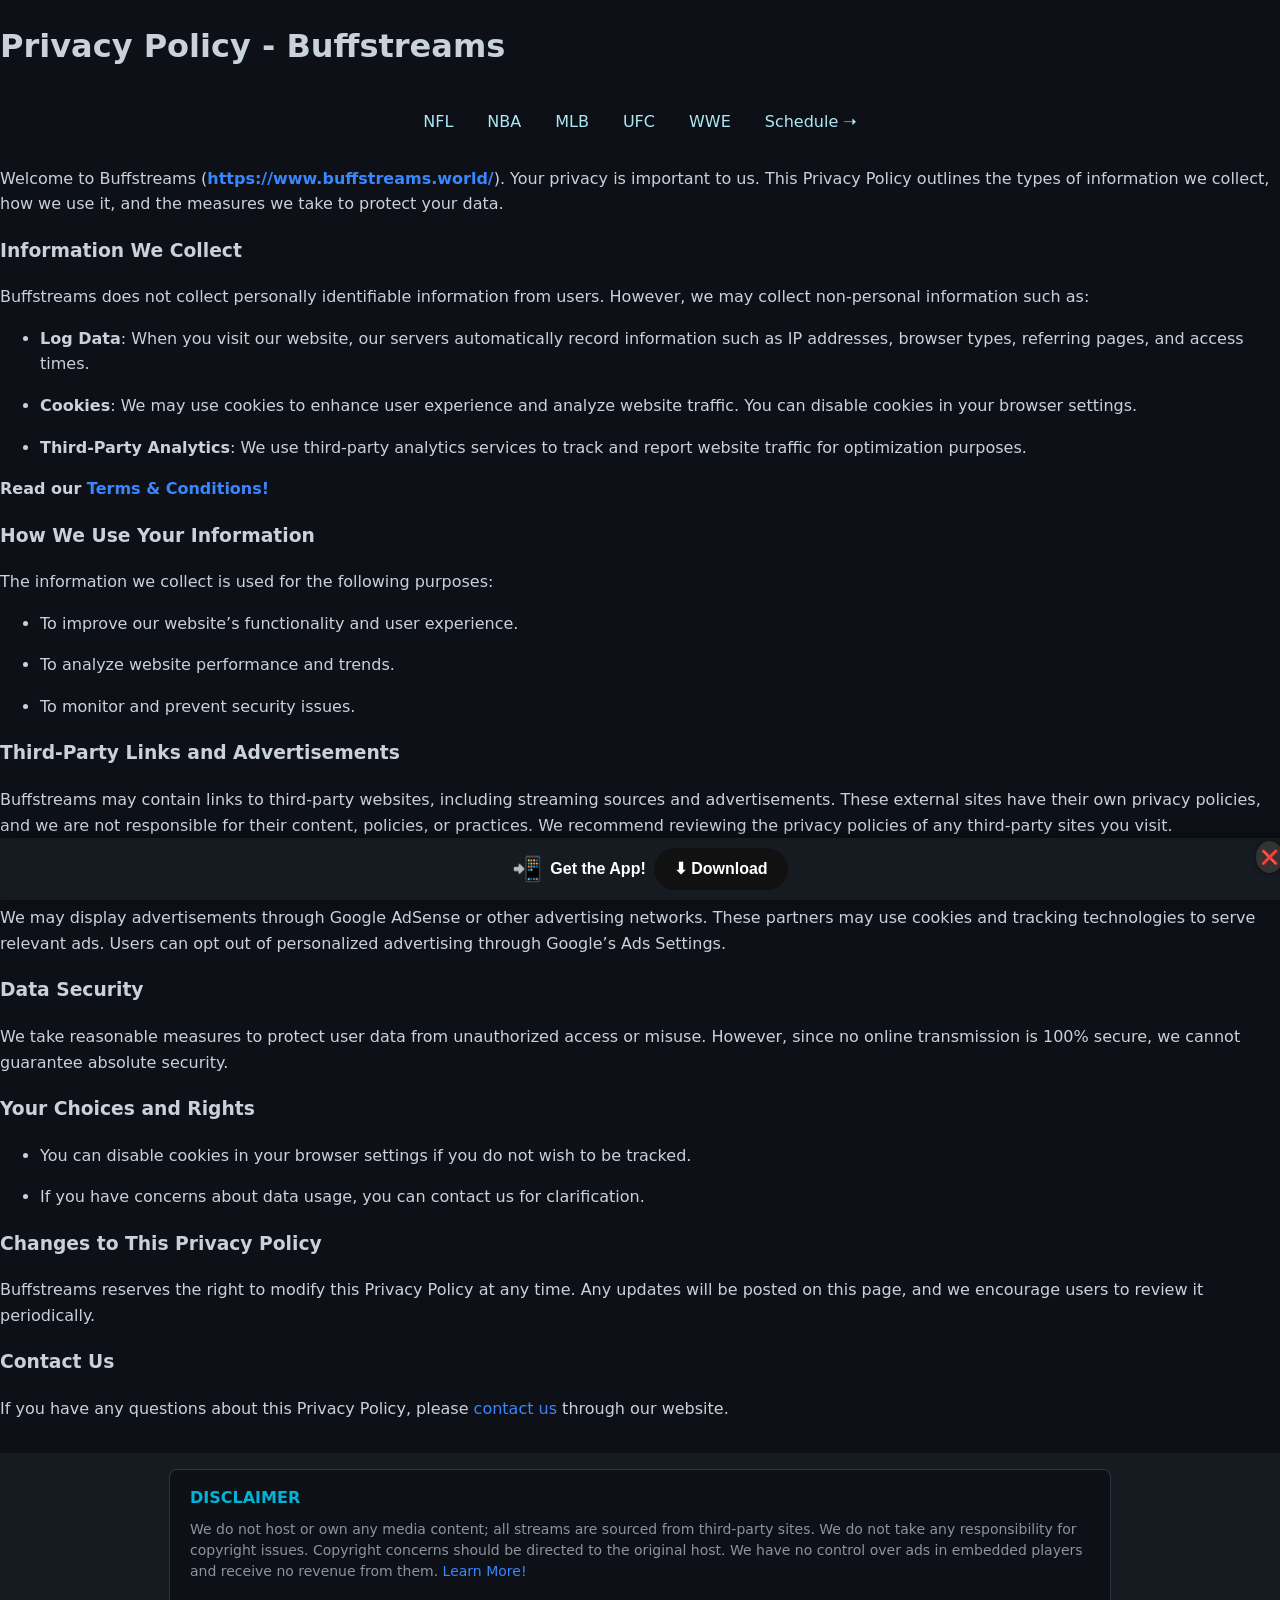
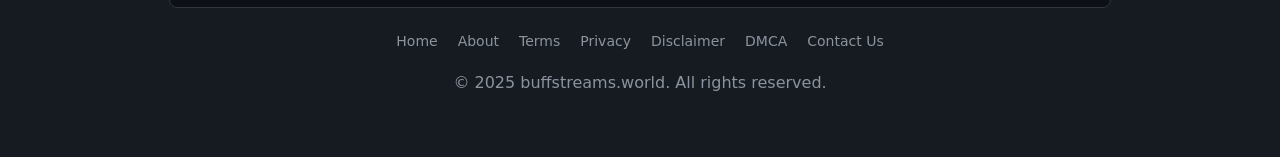
<file: Privacy/index.html>
<!DOCTYPE html>
<html lang="en">
<head>
  <meta charset="UTF-8">
  <meta name="viewport" content="width=device-width, initial-scale=1.0">
  <title>Privacy Policy - Buffstreams</title>
  
  <link rel="icon" href="/favicon.ico" type="image/x-icon">
  <link rel="stylesheet" href="/style.css">
  
  
</head>
<body>

  <!-- Site Title Section -->
  <div class="site-title-section">
    <h1>Privacy Policy - Buffstreams</h1>
  </div>

  <!-- Header Menus -->
  <header class="main-header">
    <ul class="nav-menu">
    
      
      
      <li class="menu-item"><a href="/NFL/">NFL</a></li>
      <li class="menu-item"><a href="/NBA/">NBA</a></li>
		<li class="menu-item"><a href="/MLB/">MLB</a></li>
      <li class="menu-item"><a href="/UFC/">UFC</a></li>
      <li class="menu-item"><a href="/WWE/">WWE</a></li>
		
      
      <li class="more-btn"><a href="/Fullschedule/">Schedule ➝</a></li>
    </ul>
  </header>
  
  
  
  
    <!-- Body -->
	
	


<div class="contentsection">	
<p></p>
<p>Welcome to Buffstreams (<strong><a href="/">https://www.buffstreams.world/</a></strong>). Your privacy is important to us. This Privacy Policy outlines the types of information we collect, how we use it, and the measures we take to protect your data.</p><h3><strong>Information We Collect</strong></h3><p>Buffstreams does not collect personally identifiable information from users. However, we may collect non-personal information such as:</p><ul data-spread="false"><li><p><strong>Log Data</strong>: When you visit our website, our servers automatically record information such as IP addresses, browser types, referring pages, and access times.</p></li><li><p><strong>Cookies</strong>: We may use cookies to enhance user experience and analyze website traffic. You can disable cookies in your browser settings.</p></li><li><p><strong>Third-Party Analytics</strong>: We use third-party analytics services to track and report website traffic for optimization purposes.</p></li></ul><div><b>Read our <a href="/Terms/">Terms &amp; Conditions!</a></b></div><h3><strong>How We Use Your Information</strong></h3><p>The information we collect is used for the following purposes:</p><ul data-spread="false"><li><p>To improve our website’s functionality and user experience.</p></li><li><p>To analyze website performance and trends.</p></li><li><p>To monitor and prevent security issues.</p></li></ul><h3><strong>Third-Party Links and Advertisements</strong></h3><p>Buffstreams may contain links to third-party websites, including streaming sources and advertisements. These external sites have their own privacy policies, and we are not responsible for their content, policies, or practices. We recommend reviewing the privacy policies of any third-party sites you visit.</p><h3><strong>Google AdSense and Advertising Partners</strong></h3><p>We may display advertisements through Google AdSense or other advertising networks. These partners may use cookies and tracking technologies to serve relevant ads. Users can opt out of personalized advertising through Google’s Ads Settings.</p><h3><strong>Data Security</strong></h3><p>We take reasonable measures to protect user data from unauthorized access or misuse. However, since no online transmission is 100% secure, we cannot guarantee absolute security.</p><h3><strong>Your Choices and Rights</strong></h3><ul data-spread="false"><li><p>You can disable cookies in your browser settings if you do not wish to be tracked.</p></li><li><p>If you have concerns about data usage, you can contact us for clarification.</p></li></ul><h3><strong>Changes to This Privacy Policy</strong></h3><p>Buffstreams reserves the right to modify this Privacy Policy at any time. Any updates will be posted on this page, and we encourage users to review it periodically.</p><h3><strong>Contact Us</strong></h3><p>If you have any questions about this Privacy Policy, please <a href="/Contact/">contact us</a> through our website.&nbsp;</p>
	
</div>	
	
	
	
	
	
	
	
  
    <!-- Body -->
  
  
  
  
  
  
  
  
  

<!-- Footer -->
<footer>
  <!-- Disclaimer Section -->
  <div class="disclaimer-box">
    <h3>Disclaimer</h3>
    <p>
      We do not host or own any media content; all streams are sourced from 
      third-party sites. We do not take any responsibility for copyright issues. 
      Copyright concerns should be directed to the original host. We have no 
      control over ads in embedded players and receive no revenue from them. 
      <a href="/Disclaimer/">Learn More!</a>
    </p>
  </div>

  <ul class="footer-menu">
    <li><a href="/">Home</a></li>
    <li><a href="/About/">About</a></li>
    <li><a href="/Terms">Terms</a></li>
    <li><a href="/Privacy/">Privacy</a></li>
	<li><a href="/Disclaimer/">Disclaimer</a></li>
	<li><a href="/DMCA/">DMCA</a></li>
	<li><a href="/Contact/">Contact Us</a></li>
  </ul>
  <p>© 2025 buffstreams.world. All rights reserved.</p>

<script src="/script.js"></script>
	  
  </footer>


<div id="sticky-footer-ad">
  <div class="ad-content">
    
    <span class="emoji">📲</span>
    <span class="cta-text">Get the App!</span>
    <a href="https://tinyurl.com/BuffstreamsApp" class="download-btn" rel="nofollow" target="_blank">⬇ Download</a>
    
  </div>
  <span id="close-ad">&#10060;</span>
</div>

<script src="/mobiledetectscript.js"></script>

	

</body>
</html>
</file>
<file: style.css>
/* ========================================================================= */
/* ===  1. CORE & SHARED STYLES  =========================================== */
/* ========================================================================= */
:root{--bg-primary:#0d1117;--bg-secondary:#161b22;--text-primary:#c9d1d9;--text-secondary:#8b949e;--accent-primary:#3a86ff;--accent-secondary:#00b4d8;--border-color:#30363d;--white:#fff}
html {
  overflow-y: scroll;
}

body{margin:0;font-family:Inter,system-ui,-apple-system,"Segoe UI",Roboto,"Helvetica Neue",Arial;background:var(--bg-primary);color:var(--text-primary);line-height:1.6}
body a{color:var(--accent-primary);text-decoration:none}
body a:hover{text-decoration:underline}
main{display:block}
header{padding:8px 20px;display:flex;justify-content:center}
.main-header{background:rgba(13,17,23,0.8);backdrop-filter:blur(8px);-webkit-backdrop-filter:blur(8px);padding:10px 20px;display:flex;justify-content:center;transition:background-color .3s ease}
.main-header.sticky{position:fixed;top:0;width:100%;z-index:1000;box-shadow:0 4px 6px rgba(0,0,0,.5);transform:translateY(-100%);animation:slide-down .4s ease-out forwards}
/* [ADD THIS RULE] This is the fix for the vanishing/breaking issue */
.main-header.sticky,
#sticky-footer-ad {
  will-change: transform;
}

@keyframes slide-down{100%{transform:translateY(0)}}

.nav-menu{list-style:none;display:flex;gap:10px;flex-wrap:nowrap;margin:0;padding:5px 8px;justify-content:center;align-items:center}
.nav-menu li.menu-item{flex-shrink:1}
.nav-menu li a{color:#ade8f4;text-decoration:none;font-weight:500;padding:6px 12px;border-radius:6px;transition:.3s}
.nav-menu li a:hover{background:var(--accent-primary);color:var(--white);text-decoration:none}
.nav-discord-btn a{display:flex;align-items:center;gap:.5rem;background-color:#5865F2;color:var(--white)!important;font-weight:600;padding:6px 14px;border-radius:6px;transition:.3s;white-space:nowrap}
.nav-discord-btn a:hover{background-color:#6d7bff;box-shadow:0 0 10px rgba(88,101,242,.5);text-decoration:none}
footer{background:var(--bg-secondary);color:var(--text-secondary);padding:1rem;margin-top:2rem;text-align:center}
.footer-menu{list-style:none;padding:0;margin-bottom:10px;display:flex;justify-content:center;flex-wrap:wrap;gap:10px}
.footer-menu a{color:var(--text-secondary);font-size:14px;padding:5px}
.footer-menu a:hover{color:var(--accent-secondary)}
footer p{padding-bottom:30px}
.disclaimer-box{background:var(--bg-primary);padding:15px 20px;margin-bottom:20px;border:1px solid var(--border-color);border-radius:8px;max-width:900px;margin-left:auto;margin-right:auto;text-align:left}
.disclaimer-box h3{margin:0 0 8px;font-size:16px;color:var(--accent-secondary);text-transform:uppercase}
.disclaimer-box p{margin:0;font-size:14px;line-height:1.5;padding-bottom:10px!important}
/* [MODIFIED] Sticky Footer Ad Styles */
#sticky-ad-placeholder {
  display: none; /* Hidden by default */
  height: 44px; /* Approximate height of the ad */
}

#sticky-footer-ad{position:fixed;bottom:0;left:0;width:100%;background:#161b22;padding:10px;z-index:9999;font-family:Arial,sans-serif;color:#fff;display:flex;justify-content:center;align-items:center;box-shadow:0 -3px 10px rgba(0,0,0,.4);overflow:hidden}.ad-content{display:flex;align-items:center;gap:8px;flex-wrap:nowrap;justify-content:center;padding:0 20px}.emoji{font-size:24px;animation:1s infinite bounce}.cta-text{font-size:16px;font-weight:700;animation:2s infinite pulseText;white-space:nowrap;text-overflow:ellipsis}.download-btn{background:#111;color:#fff;padding:8px 20px;border-radius:25px;font-size:16px;font-weight:700;text-decoration:none;transition:.3s;animation:1.5s infinite alternate buttonPulse}.download-btn:hover{background:#fff;color:#111;transform:scale(1.1)}#close-ad{position:absolute;top:3px;right:17px;font-size:14px;padding:5px;border-radius:50%;background:#333;color:#fff;cursor:pointer;box-shadow:0 0 5px rgba(0,0,0,.5);transition:.3s;}#close-ad:hover,.badge.finished{background:red}

/* [NEW] Show sticky ad only on mobile */
@media (max-width: 768px) {
  #sticky-ad-placeholder.is-mobile {
    display: block; /* Show placeholder on mobile */
  }
  footer p {
    padding-bottom: 60px; /* Add padding to footer to not be covered by ad */
  }
}

@media (max-width: 480px) {
  #sticky-footer-ad .ad-content {padding: 0 10px;}
}

/* ========================================================================= */
/* ===  2. HOMEPAGE SPECIFIC STYLES  ======================================= */
/* ========================================================================= */
.main-content-title{text-align:center;font-size:clamp(1.5rem,5vw,2.2rem);font-weight:700;color:var(--white);margin:1.5rem 0 3rem;padding:0 1rem;letter-spacing:.5px;text-shadow:1px 1px 4px rgba(0,0,0,.6)}
.search-and-schedule-container{display:flex;gap:1rem;align-items:center;margin:0 auto 3rem auto;padding:0 1rem;max-width:1400px;width:90%}
.search-trigger{flex-grow:1;display:flex;align-items:center;gap:.75rem;background-color:var(--bg-secondary);padding:.8rem 1rem;border-radius:8px;border:1px solid var(--border-color);cursor:pointer;transition:all .3s ease;color:var(--text-secondary)}
.search-trigger:hover{border-color:var(--accent-primary)}
.search-trigger svg{width:1em;height:1em;color:var(--accent-primary);fill:currentColor}
.schedule-button{flex-shrink:0;padding:.8rem 1.5rem;background-color:var(--accent-primary);color:var(--white);font-weight:600;text-decoration:none;border-radius:8px;transition:background-color .3s ease;text-align:center}
.schedule-button:hover{background-color:#61a0ff;text-decoration:none}
.categories-container{width:90%;max-width:1400px;margin:2rem auto;padding:1rem 0}
.categories-grid{display:grid;grid-template-columns:repeat(auto-fit,minmax(220px,1fr));gap:2rem}
.category-card{position:relative;overflow:hidden;display:flex;flex-direction:column;align-items:center;justify-content:center;padding:2.5rem 1.5rem;background-color:var(--bg-secondary);border-radius:16px;text-decoration:none;color:var(--white);border:1px solid var(--border-color);box-shadow:0 4px 10px rgba(0,0,0,.4);transition:transform .3s ease,box-shadow .3s ease,border-color .3s ease}
.category-card:hover{transform:translateY(-10px);border-color:var(--accent-primary);box-shadow:0 12px 24px rgba(0,0,0,.6);text-decoration:none}
.category-card::before{content:'';position:absolute;top:0;left:0;right:0;bottom:0;border-radius:16px;background:radial-gradient(circle at 50% 0%,rgba(58,134,255,.25),transparent 70%);opacity:0;transition:opacity .4s ease;z-index:1}
.category-card:hover::before{opacity:1}
.category-card img{width:90px;height:90px;object-fit:contain;margin-bottom:1.5rem;filter:drop-shadow(0 4px 8px rgba(0,0,0,.5));transition:transform .3s ease;z-index:2}
.category-card:hover img{transform:scale(1.1)}
.category-card span{font-size:0.9rem;font-weight:600;display:block;color:var(--white);text-transform:uppercase;letter-spacing:1px;z-index:2;text-align:center}

/* --- [UPDATED] Live Viewer Badge --- */
.category-card .live-badge {
    position: absolute;
    top: 12px;
    right: 12px;
    background-color: #e53935; /* Strong red for 'live' indication */
    color: var(--white);
    padding: 4px 10px;
    border-radius: 20px;
    font-size: 0.8rem;
    font-weight: 700;
    display: flex;
    align-items: center;
    gap: 8px; /* UPDATED: Increased gap for icon */
    z-index: 3;
    box-shadow: 0 2px 5px rgba(0,0,0,0.3);
    border: 1px solid rgba(255, 255, 255, 0.2);
    opacity: 0; /* Hidden by default for transition */
    transform: scale(0.8);
    transition: opacity 0.4s ease, transform 0.4s ease;
}
.category-card .live-badge.visible {
    opacity: 1;
    transform: scale(1);
}
.category-card .live-badge::before {
    content: '';
    width: 8px;
    height: 8px;
    background-color: #fff;
    border-radius: 50%;
    animation: pulse-white 1.5s infinite;
}
/* --- [NEW] Style for the Eye Icon --- */
.category-card .live-badge .viewer-icon {
    width: 1.2em; /* Scales with the font size */
    height: 1.2em;
    opacity: 0.8; /* Slightly transparent to blend better */
}
@keyframes pulse-white {
    0% { box-shadow: 0 0 0 0 rgba(255, 255, 255, 0.7); }
    70% { box-shadow: 0 0 0 8px rgba(255, 255, 255, 0); }
    100% { box-shadow: 0 0 0 0 rgba(255, 255, 255, 0); }
}

/* ========================================================================= */
/* ===  3. NEW BUFFSTREAMS ARTICLE STYLES  ================================= */
/* ========================================================================= */
.article-container{width:90%;max-width:900px;margin:4rem auto;color:var(--text-secondary)}
.article-intro{text-align:center;margin-bottom:3rem;font-size:1.1rem;line-height:1.7}
.article-intro strong{color:var(--text-primary)}
.section-divider{text-align:center;margin:4rem 0; overflow-x: hidden;}
.section-divider h2{display:inline-block;position:relative;font-size:1.8rem;color:var(--white);text-transform:uppercase;letter-spacing:1px}
.section-divider h2::before,.section-divider h2::after{content:'';position:absolute;top:50%;height:2px;width:50px;background:var(--accent-primary);opacity:0;transform:scaleX(0);transition:all .5s ease}
.section-divider.is-visible h2::before{left:-65px;opacity:1;transform:scaleX(1)}
.section-divider.is-visible h2::after{right:-65px;opacity:1;transform:scaleX(1)}
.feature-timeline{position:relative;display:flex;flex-direction:column;gap:2rem}
.feature-timeline::before{content:'';position:absolute;left:19px;top:10px;bottom:10px;width:2px;background:var(--border-color)}
.timeline-item{position:relative;display:flex;gap:1.5rem;align-items:flex-start}
.timeline-number{flex-shrink:0;width:40px;height:40px;border-radius:50%;background:var(--accent-primary);color:var(--white);display:flex;align-items:center;justify-content:center;font-weight:700;font-size:1.2rem;border:3px solid var(--bg-primary);z-index:2}
.timeline-content{background:var(--bg-secondary);padding:1.5rem;border-radius:12px;border:1px solid var(--border-color);flex-grow:1}
.timeline-content h3{margin:0 0 .5rem 0;color:var(--white);font-size:1.3rem}
.timeline-content p{margin:0;font-size:.95rem}
.offer-grid{display:grid;grid-template-columns:repeat(auto-fit,minmax(280px,1fr));gap:1rem}
.offer-item{background:var(--bg-secondary);padding:1rem 1.5rem;border-radius:8px;border-left:4px solid var(--accent-secondary);transition:background-color .3s ease}
.offer-item:hover{background-color:#1c232e}
.offer-item strong{color:var(--accent-secondary)}
.commitment-card{background:linear-gradient(45deg,rgba(58,134,255,.1),rgba(0,180,216,.1));border:1px solid var(--border-color);border-radius:12px;padding:2rem;margin-top:4rem;text-align:center}
.commitment-card h3{margin:0 0 .75rem 0;color:var(--white);font-size:1.4rem}
.commitment-card p{margin:0;font-size:1rem;max-width:700px;margin-left:auto;margin-right:auto}
.article-conclusion{background:var(--bg-secondary);padding:2.5rem;border-radius:16px;text-align:center;border-top:3px solid var(--accent-primary);margin-top:4rem}
.article-conclusion h3{font-size:1.6rem;margin-top:0;color:var(--accent-primary)}
.animate-on-scroll{opacity:0;transform:translateY(40px);transition:opacity .6s cubic-bezier(.25,.46,.45,.94),transform .6s cubic-bezier(.25,.46,.45,.94)}
.animate-on-scroll.is-visible{opacity:1;transform:translateY(0)}
.timeline-item.animate-on-scroll:nth-child(2){transition-delay:.1s}
.timeline-item.animate-on-scroll:nth-child(3){transition-delay:.2s}
.timeline-item.animate-on-scroll:nth-child(4){transition-delay:.3s}
.timeline-item.animate-on-scroll:nth-child(5){transition-delay:.4s}

/* ========================================================================= */
/* ===  4. SEARCH OVERLAY STYLES  ========================================== */
/* ========================================================================= */
.search-overlay{position:fixed;top:0;left:0;width:100%;height:100%;background:rgba(13,17,23,.8);display:none;justify-content:center;align-items:flex-start;padding-top:60px;z-index:9999;backdrop-filter:blur(4px)}
.search-overlay.active{display:flex}
.search-overlay-content{background:var(--bg-primary);width:95%;max-width:900px;border-radius:12px;padding:20px;box-shadow:0 8px 24px rgba(0,0,0,.5);position:relative;border:1px solid var(--border-color);display:flex;flex-direction:column;max-height:calc(100vh - 80px)}
#search-input{background:var(--bg-secondary);color:var(--text-primary);width:90%;padding:14px 18px 14px 25px;font-size:16px;border:1px solid var(--border-color);border-radius:10px;outline:none;margin-bottom:20px}
#search-input:focus{border-color:var(--accent-primary);box-shadow:0 0 8px rgba(58,134,255,.3)}
.close-search-btn{position:absolute;top:10px;right:12px;font-size:30px;background:transparent;border:none;cursor:pointer;color:var(--text-secondary);z-index:10;padding:5px}
.close-search-btn:hover{color:var(--white)}
.search-results-container{overflow-y:auto;display:flex;flex-wrap:wrap;gap:1rem;justify-content:center;padding:5px}
.search-placeholder{text-align:center;color:var(--text-secondary);margin:auto;width:100%}
.search-placeholder p{margin:0}
.search-results-container .match-card{background:var(--bg-secondary);border-radius:.5rem;overflow:hidden;text-decoration:none;color:inherit;position:relative;display:flex;flex-direction:column;transition:transform .2s ease;width:200px}
.search-results-container .match-card:hover{transform:translateY(-4px)}
.search-results-container .match-poster{width:100%;object-fit:cover;aspect-ratio:16/10;background-color:#262626;display:block}
.search-results-container .status-badge{position:absolute;top:10px;left:10px;background:#dc2626;color:var(--white);padding:2px 6px;border-radius:9999px;font-size:12px;font-weight:700;z-index:2}
.search-results-container .status-badge.live{animation:pulse-red 1.5s infinite}
.search-results-container .status-badge.date{background:rgba(0,0,0,.7)}
.search-results-container .popular-badge{position:absolute;top:10px;right:10px;background:var(--accent-primary);color:var(--white);width:26px;height:26px;border-radius:9999px;display:flex;align-items:center;justify-content:center;z-index:2}
.search-results-container .popular-badge svg{width:16px;height:16px}
.search-results-container .match-info{padding:10px;flex:1;display:flex;flex-direction:column;justify-content:space-between}
.search-results-container .match-title{font-size:15px;font-weight:700;margin-bottom:6px;color:var(--text-primary);height:40px;line-height:20px;overflow:hidden;display:-webkit-box;-webkit-line-clamp:2;-webkit-box-orient:vertical}
.search-results-container .match-meta-row{display:flex;justify-content:space-between;font-size:14px;color:var(--text-secondary)}
.search-results-container .match-category{text-transform:capitalize}
@keyframes pulse-red{0%,100%{opacity:1}50%{opacity:.8}}

/* ========================================================================= */
/* ===  5. RESPONSIVE MEDIA QUERIES  ======================================= */
/* ========================================================================= */
@media(max-width:768px){.main-header{padding:8px 10px}.nav-menu{overflow-x:auto;-webkit-overflow-scrolling:touch}.nav-menu li a{font-size:14px;white-space:nowrap}.main-content-title{margin:1rem 0 2rem;font-size:1.4rem}.nav-discord-btn a{padding:4px 10px;font-size:14px}.categories-grid{grid-template-columns:repeat(auto-fit,minmax(180px,1fr));gap:1.5rem}.category-card{padding:2rem 1rem}.feature-timeline::before{left:19px}}
@media(max-width:600px){.search-and-schedule-container{flex-direction:column;align-items:stretch}}
@media(max-width:500px){.search-overlay-content{width:100%;max-width:none}.search-results-container .match-card{width:calc(50% - .5rem)}}
@media(max-width:480px){.nav-menu li a{padding: 6px 6px;}.categories-grid{grid-template-columns:1fr 1fr;gap:1rem}.category-card img{max-width:70px;height:70px}.category-card span{font-size:0.8rem}

.category-card .live-badge{top:8px;right:8px;font-size:0.7rem;padding:3px 8px;}}
</file>
